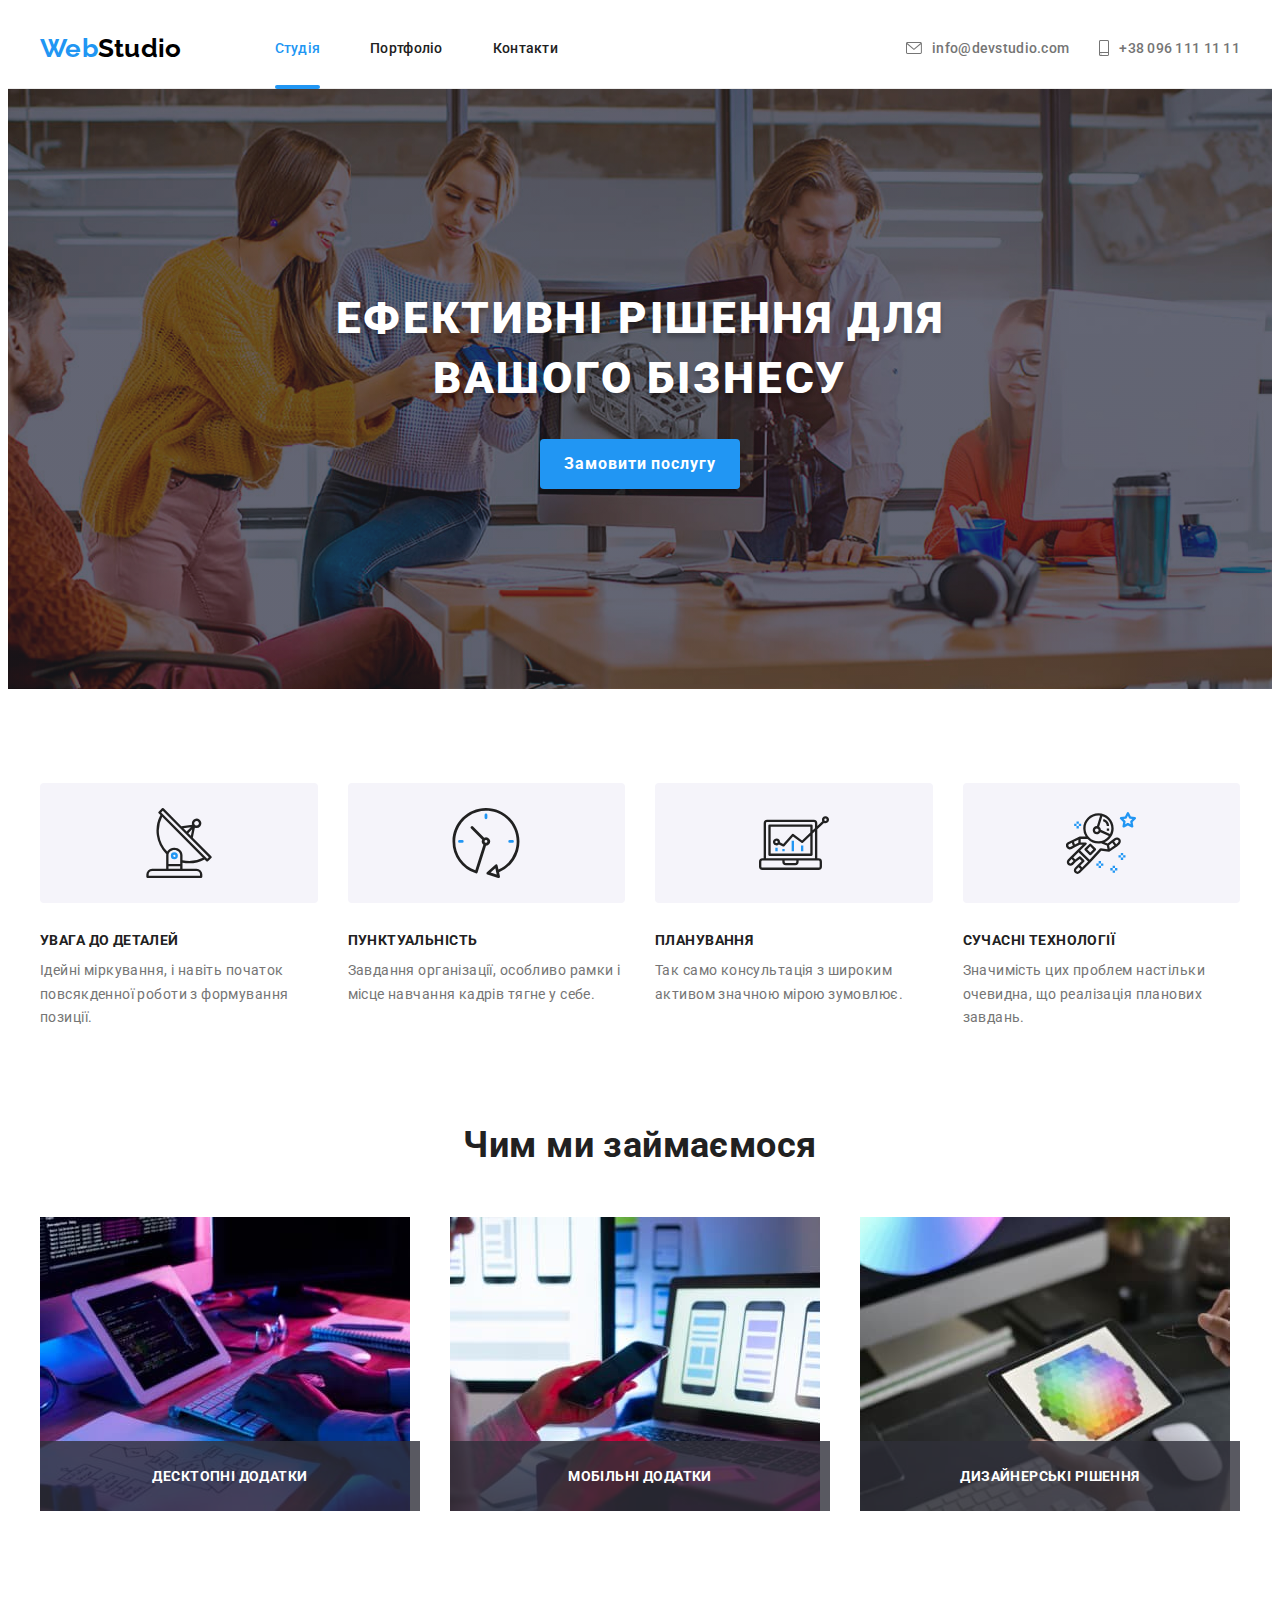
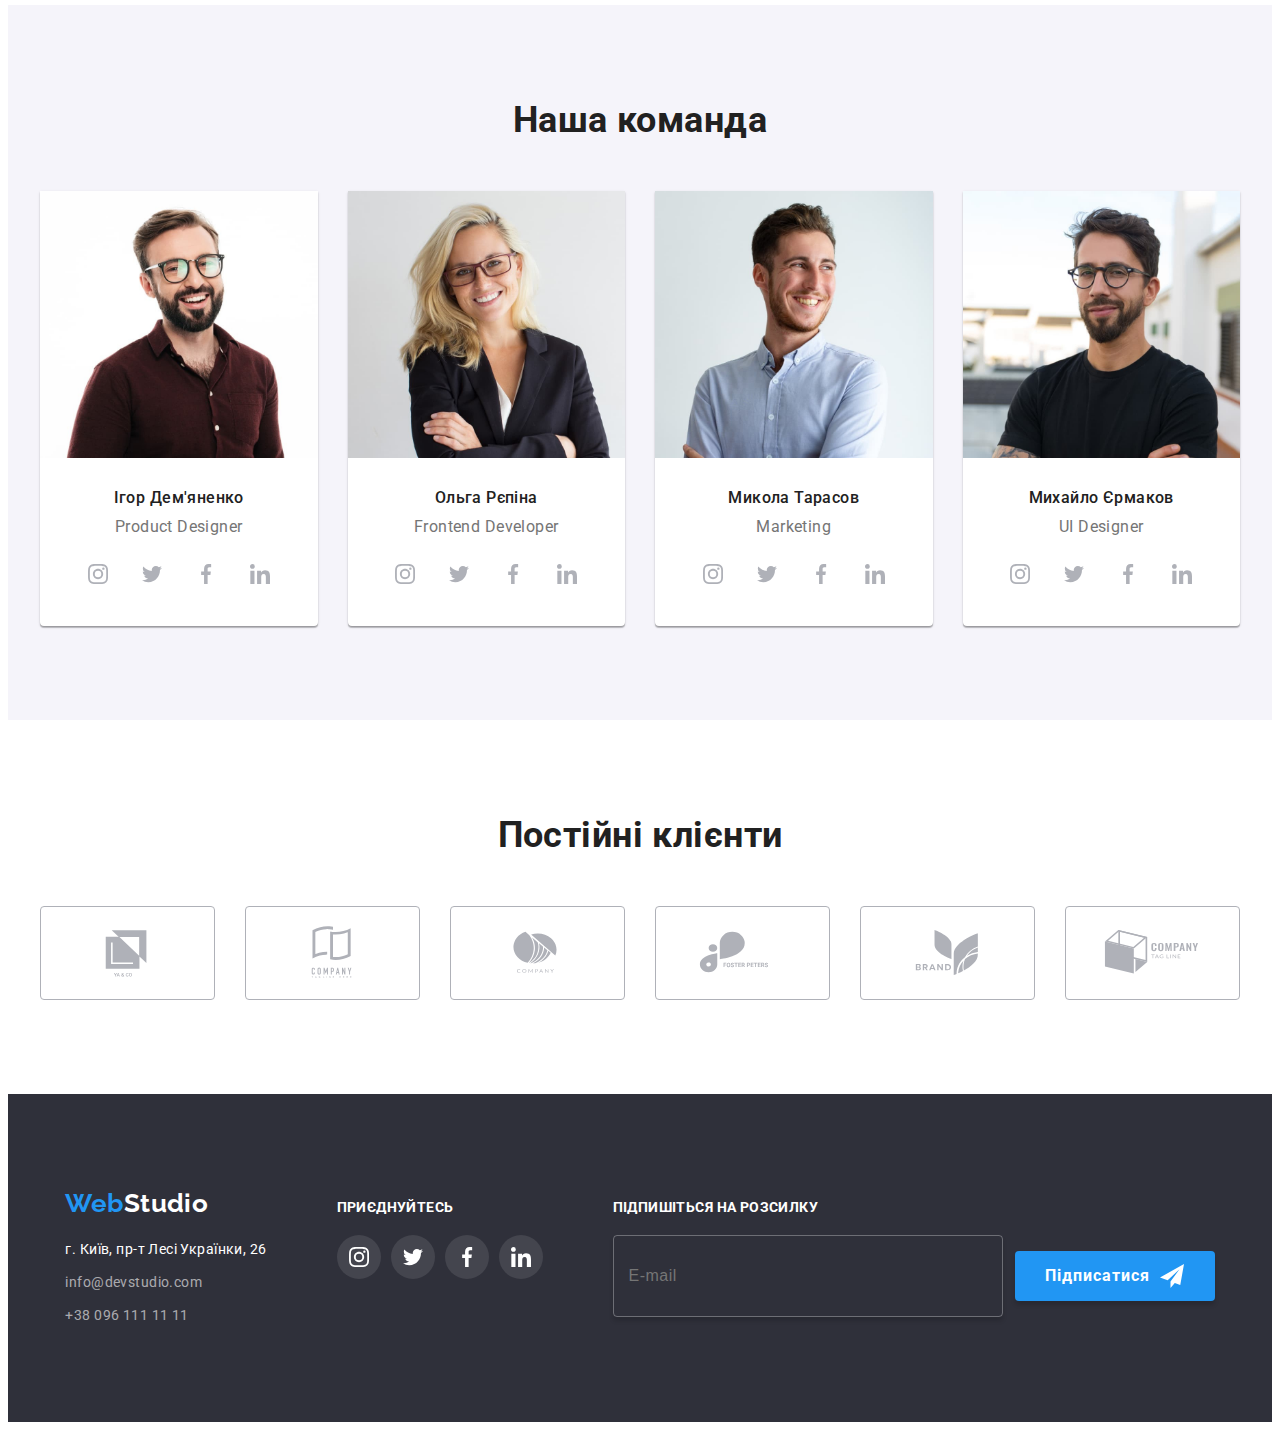
<file: index.html>
<!DOCTYPE html>
<html lang="uk">
  <head>
    <meta charset="UTF-8" />
    <meta http-equiv="X-UA-Compatible" content="IE=edge" />
    <meta name="viewport" content="width=device-width, initial-scale=1.0" />
    <title>Студія</title>

    <!-- fonts start -->

    <link rel="preconnect" href="https://fonts.googleapis.com" />
    <link rel="preconnect" href="https://fonts.gstatic.com" crossorigin />
    <link
      href="https://fonts.googleapis.com/css2?family=Raleway:wght@700&family=Roboto:wght@400;500;700;900&display=swap"
      rel="stylesheet"
    />

    <!-- fonts end -->

    <!-- normalize start -->

    <link
      rel="stylesheet"
      href="https://cdnjs.cloudflare.com/ajax/libs/modern-normalize/1.1.0/modern-normalize.min.css"
      integrity="sha512-wpPYUAdjBVSE4KJnH1VR1HeZfpl1ub8YT/NKx4PuQ5NmX2tKuGu6U/JRp5y+Y8XG2tV+wKQpNHVUX03MfMFn9Q=="
      crossorigin="anonymous"
      referrerpolicy="no-referrer"
    />

    <!-- normalize end -->

    <!-- styles start -->

    <link rel="stylesheet" href="./css/main.min.css" />

    <!-- styles end -->
  </head>

  <body>
    <!-- Header section -->
    <header class="header">
      <div class="container header__container">
        <a class="logo link" href="">
          Web<span class="logo__header">Studio</span></a
        >
        <button class="menu-btn" type="button" data-menu-open>
          <svg class="icon" width="40" height="40">
            <use href="./images/icons.svg#burger-menu"></use>
          </svg>
        </button>
        <nav class="nav">
          <ul class="nav__list list">
            <li>
              <a class="nav__link nav--current link" href="">Студія</a>
            </li>
            <li>
              <a class="nav__link link" href="portfolio.html">Портфоліо</a>
            </li>
            <li>
              <a class="nav__link link" href="">Контакти</a>
            </li>
          </ul>
        </nav>

        <ul class="contacts header__contacts list">
          <li class="">
            <a
              class="contacts__link link contacts--position"
              href="mailto:info@devstudio.com"
              aria-label="електронна пошта"
            >
              <svg class="icon" width="16" height="12">
                <use href="./images/icons.svg#email"></use>
              </svg>
              info@devstudio.com</a
            >
          </li>
          <li class="">
            <a
              class="contacts__link link contacts--position"
              href="tel:+380961111111"
              aria-label="номер телефону"
            >
              <svg class="icon" width="10" height="16">
                <use href="./images/icons.svg#smartphone"></use></svg
              >+38 096 111 11 11</a
            >
          </li>
        </ul>
      </div>
    </header>
    <!-- Main section -->
    <main>
      <!-- Hero section -->
      <section class="hero hero--position">
        <div class="container">
          <h1 class="hero__title hero__title--position">
            Ефективні рішення&nbsp;для вашого бізнесу
          </h1>
          <button
            class="basic-btn basic-btn--position"
            type="button"
            data-modal-open
          >
            Замовити послугу
          </button>
        </div>
      </section>
      <!-- Вenefits section -->
      <section class="section">
        <div class="container">
          <h2 class="visually-hidden">Наші переваги</h2>

          <ul class="benefits list card-set">
            <li class="benefits__item card-item">
              <div class="benefits__icon benefits__icon--position">
                <svg width="70" height="70">
                  <use href="./images/icons.svg#antenna"></use>
                </svg>
              </div>
              <h3 class="benefits__title benefits__title--position">
                увага до деталей
              </h3>
              <p class="">
                Ідейні міркування, і навіть початок повсякденної роботи з
                формування позиції.
              </p>
            </li>
            <li class="benefits__item card-item">
              <div class="benefits__icon benefits__icon--position">
                <svg width="70" height="70">
                  <use href="./images/icons.svg#clock"></use>
                </svg>
              </div>
              <h3 class="benefits__title benefits__title--position">
                Пунктуальність
              </h3>
              <p class="">
                Завдання організації, особливо рамки і місце навчання кадрів
                тягне у себе.
              </p>
            </li>
            <li class="benefits__item card-item">
              <div class="benefits__icon benefits__icon--position">
                <svg width="70" height="70">
                  <use href="./images/icons.svg#diagram"></use>
                </svg>
              </div>
              <h3 class="benefits__title benefits__title--position">
                Планування
              </h3>
              <p class="">
                Так само консультація з широким активом значною мірою зумовлює.
              </p>
            </li>
            <li class="benefits__item card-item">
              <div class="benefits__icon benefits__icon--position">
                <svg width="70" height="70">
                  <use href="./images/icons.svg#astronaut"></use>
                </svg>
              </div>
              <h3 class="benefits__title benefits__title--position">
                Сучасні технології
              </h3>
              <p class="">
                Значимість цих проблем настільки очевидна, що реалізація
                планових завдань.
              </p>
            </li>
          </ul>
        </div>
      </section>
      <!-- Services section -->
      <section class="section services">
        <div class="container">
          <h2 class="section__title section__title--position">
            Чим ми займаємося
          </h2>
          <ul class="list card-set">
            <li class="card-item">
              <div class="services__card">
                <picture>
                  <!-- desctop screen -->

                  <source
                    media="(min-width: 1200px)"
                    srcset="
                      ./images/service/img-1@1x_lg.jpg 1x,
                      ./images/service/img-1@2x_lg.jpg 2x
                    "
                    type="image/jpeg"
                  />

                  <!-- tablet screen -->

                  <source
                    media="(min-width: 768px)"
                    srcset="
                      ./images/service/img-1@1x_md.jpg 1x,
                      ./images/service/img-1@2x_md.jpg 2x
                    "
                    type="image/jpeg"
                  />

                  <!-- mobile screen -->

                  <source
                    media="(max-width: 767px)"
                    srcset="
                      ./images/service/img-1@1x_sm.jpg 1x,
                      ./images/service/img-1@2x_sm.jpg 2x
                    "
                    type="image/jpeg"
                  />

                  <!-- fallback -->

                  <img
                    class=""
                    src="./images/service/img-1@1x_sm.jpg"
                    alt="Розробка сайту"
                    width="370"
                    height="294"
                  />
                </picture>
                <p class="services__description">Десктопні додатки</p>
              </div>
            </li>
            <li class="card-item">
              <div class="services__card">
                <picture>
                  <!-- desctop screen -->

                  <source
                    media="(min-width: 1200px)"
                    srcset="
                      ./images/service/img-2@1x_lg.jpg 1x,
                      ./images/service/img-2@2x_lg.jpg 2x
                    "
                    type="image/jpeg"
                  />

                  <!-- tablet screen -->

                  <source
                    media="(min-width: 768px)"
                    srcset="
                      ./images/service/img-2@1x_md.jpg 1x,
                      ./images/service/img-2@2x_md.jpg 2x
                    "
                    type="image/jpeg"
                  />

                  <!-- mobile screen -->

                  <source
                    media="(max-width: 767px)"
                    srcset="
                      ./images/service/img-2@1x_sm.jpg 1x,
                      ./images/service/img-2@2x_sm.jpg 2x
                    "
                    type="image/jpeg"
                  />

                  <!-- fallback -->

                  <img
                    class=""
                    src="./images/service/img-2@1x_sm.jpg"
                    alt="Розробка мобільного додатку"
                    width="370"
                    height="294"
                  />
                </picture>
                <p class="services__description">Мобільні додатки</p>
              </div>
            </li>
            <li class="card-item">
              <div class="services__card">
                <picture>
                  <!-- desctop screen -->

                  <source
                    media="(min-width: 1200px)"
                    srcset="
                      ./images/service/img-3@1x_lg.jpg 1x,
                      ./images/service/img-3@2x_lg.jpg 2x
                    "
                    type="image/jpeg"
                  />

                  <!-- tablet screen -->

                  <source
                    media="(min-width: 768px)"
                    srcset="
                      ./images/service/img-3@1x_md.jpg 1x,
                      ./images/service/img-3@2x_md.jpg 2x
                    "
                    type="image/jpeg"
                  />

                  <!-- mobile screen -->

                  <source
                    media="(max-width: 767px)"
                    srcset="
                      ./images/service/img-3@1x_sm.jpg 1x,
                      ./images/service/img-3@2x_sm.jpg 2x
                    "
                    type="image/jpeg"
                  />

                  <!-- fallback -->

                  <img
                    class=""
                    src="./images/service/img-3@1x_sm.jpg"
                    alt="Розробка дизайну"
                    width="370"
                    height="294"
                  />
                </picture>
                <p class="services__description">Дизайнерські рішення</p>
              </div>
            </li>
          </ul>
        </div>
      </section>
      <!-- Team section -->
      <section class="section team__section">
        <div class="container">
          <h2 class="section__title section__title--position">Наша команда</h2>
          <ul class="team list card-set">
            <li class="team__item card-item">
              <picture>
                <!-- desctop screen -->

                <source
                  media="(min-width: 1200px)"
                  srcset="
                    ./images/team/img1-ihor-demianenko@1x_lg.jpg 1x,
                    ./images/team/img1-ihor-demianenko@2x_lg.jpg 2x
                  "
                  type="image/jpeg"
                />

                <!-- tablet screen -->

                <source
                  media="(min-width: 768px)"
                  srcset="
                    ./images/team/img1-ihor-demianenko@1x_md.jpg 1x,
                    ./images/team/img1-ihor-demianenko@2x_md.jpg 2x
                  "
                  type="image/jpeg"
                />

                <!-- mobile screen -->

                <source
                  media="(max-width: 767px)"
                  srcset="
                    ./images/team/img1-ihor-demianenko@1x_sm.jpg 1x,
                    ./images/team/img1-ihor-demianenko@2x_sm.jpg 2x
                  "
                  type="image/jpeg"
                />

                <!-- fallback -->

                <img
                  class=""
                  src="./images/team/img1-ihor-demianenko@1x_sm.jpg"
                  alt="Ігор Дем'яненко"
                  width="450"
                  height="460"
                />
              </picture>
              <div class="team__description">
                <h3 class="team__person team__person--position">
                  Ігор Дем'яненко
                </h3>
                <p class="team__work team__work--position" lang="en">
                  Product Designer
                </p>
                <ul class="socials list">
                  <li class="">
                    <a
                      class="link social-link"
                      href=""
                      target="_blank"
                      rel="noopener noreferrer"
                      aria-label="іконка Instagram"
                    >
                      <svg class="icon" width="20" height="20">
                        <use href="./images/icons.svg#instagram"></use>
                      </svg>
                    </a>
                  </li>
                  <li class="">
                    <a
                      class="link social-link"
                      href=""
                      target="_blank"
                      rel="noopener noreferrer"
                      aria-label="іконка Twitter"
                    >
                      <svg class="icon" width="20" height="20">
                        <use href="./images/icons.svg#twitter"></use>
                      </svg>
                    </a>
                  </li>
                  <li class="">
                    <a
                      class="link social-link"
                      href=""
                      target="_blank"
                      rel="noopener noreferrer"
                      aria-label="іконка Facebook"
                    >
                      <svg class="icon" width="20" height="20">
                        <use href="./images/icons.svg#facebook"></use>
                      </svg>
                    </a>
                  </li>
                  <li class="">
                    <a
                      class="link social-link"
                      href=""
                      target="_blank"
                      rel="noopener noreferrer"
                      aria-label="іконка Linkedin"
                    >
                      <svg class="icon" width="20" height="20">
                        <use href="./images/icons.svg#linkedin"></use>
                      </svg>
                    </a>
                  </li>
                </ul>
              </div>
            </li>
            <li class="team__item card-item">
              <picture>
                <!-- desctop screen -->

                <source
                  media="(min-width: 1200px)"
                  srcset="
                    ./images/team/img2-olga-repina@1x_lg.jpg 1x,
                    ./images/team/img2-olga-repina@2x_lg.jpg 2x
                  "
                  type="image/jpeg"
                />

                <!-- tablet screen -->

                <source
                  media="(min-width: 768px)"
                  srcset="
                    ./images/team/img2-olga-repina@1x_md.jpg 1x,
                    ./images/team/img2-olga-repina@2x_md.jpg 2x
                  "
                  type="image/jpeg"
                />

                <!-- mobile screen -->

                <source
                  media="(max-width: 767px)"
                  srcset="
                    ./images/team/img2-olga-repina@1x_sm.jpg 1x,
                    ./images/team/img2-olga-repina@2x_sm.jpg 2x
                  "
                  type="image/jpeg"
                />

                <!-- fallback -->

                <img
                  class=""
                  src="./images/team/img2-olga-repina@1x_sm.jpg"
                  alt="Ольга Рєпіна"
                  width="450"
                  height="460"
                />
              </picture>
              <div class="team__description">
                <h3 class="team__person team__person--position">
                  Ольга Рєпіна
                </h3>
                <p class="team__work team__work--position" lang="en">
                  Frontend Developer
                </p>
                <ul class="socials list">
                  <li class="">
                    <a
                      class="link social-link"
                      href=""
                      target="_blank"
                      rel="noopener noreferrer"
                      aria-label="іконка Instagram"
                    >
                      <svg class="icon" width="20" height="20">
                        <use href="./images/icons.svg#instagram"></use>
                      </svg>
                    </a>
                  </li>
                  <li class="">
                    <a
                      class="link social-link"
                      href=""
                      target="_blank"
                      rel="noopener noreferrer"
                      aria-label="іконка Twitter"
                    >
                      <svg class="icon" width="20" height="20">
                        <use href="./images/icons.svg#twitter"></use>
                      </svg>
                    </a>
                  </li>
                  <li class="">
                    <a
                      class="link social-link"
                      href=""
                      target="_blank"
                      rel="noopener noreferrer"
                      aria-label="іконка Facebook"
                    >
                      <svg class="icon" width="20" height="20">
                        <use href="./images/icons.svg#facebook"></use>
                      </svg>
                    </a>
                  </li>
                  <li class="">
                    <a
                      class="link social-link"
                      href=""
                      target="_blank"
                      rel="noopener noreferrer"
                      aria-label="іконка Linkedin"
                    >
                      <svg class="icon" width="20" height="20">
                        <use href="./images/icons.svg#linkedin"></use>
                      </svg>
                    </a>
                  </li>
                </ul>
              </div>
            </li>
            <li class="team__item card-item">
              <picture>
                <!-- desctop screen -->

                <source
                  media="(min-width: 1200px)"
                  srcset="
                    ./images/team/img3-nilkolai-tarasov@1x_lg.jpg 1x,
                    ./images/team/img3-nilkolai-tarasov@2x_lg.jpg 2x
                  "
                  type="image/jpeg"
                />

                <!-- tablet screen -->

                <source
                  media="(min-width: 768px)"
                  srcset="
                    ./images/team/img3-nilkolai-tarasov@1x_md.jpg 1x,
                    ./images/team/img3-nilkolai-tarasov@2x_md.jpg 2x
                  "
                  type="image/jpeg"
                />

                <!-- mobile screen -->

                <source
                  media="(max-width: 767px)"
                  srcset="
                    ./images/team/img3-nilkolai-tarasov@1x_sm.jpg 1x,
                    ./images/team/img3-nilkolai-tarasov@2x_sm.jpg 2x
                  "
                  type="image/jpeg"
                />

                <!-- fallback -->

                <img
                  class=""
                  src="./images/team/img3-nilkolai-tarasov@1x_sm.jpg"
                  alt="Микола Тарасов"
                  width="450"
                  height="460"
                />
              </picture>
              <div class="team__description">
                <h3 class="team__person team__person--position">
                  Микола Тарасов
                </h3>
                <p class="team__work team__work--position" lang="en">
                  Marketing
                </p>
                <ul class="socials list">
                  <li class="">
                    <a
                      class="link social-link"
                      href=""
                      target="_blank"
                      rel="noopener noreferrer"
                      aria-label="іконка Instagram"
                    >
                      <svg class="icon" width="20" height="20">
                        <use href="./images/icons.svg#instagram"></use>
                      </svg>
                    </a>
                  </li>
                  <li class="">
                    <a
                      class="link social-link"
                      href=""
                      target="_blank"
                      rel="noopener noreferrer"
                      aria-label="іконка Twitter"
                    >
                      <svg class="icon" width="20" height="20">
                        <use href="./images/icons.svg#twitter"></use>
                      </svg>
                    </a>
                  </li>
                  <li class="">
                    <a
                      class="link social-link"
                      href=""
                      target="_blank"
                      rel="noopener noreferrer"
                      aria-label="іконка Facebook"
                    >
                      <svg class="icon" width="20" height="20">
                        <use href="./images/icons.svg#facebook"></use>
                      </svg>
                    </a>
                  </li>
                  <li class="">
                    <a
                      class="link social-link"
                      href=""
                      target="_blank"
                      rel="noopener noreferrer"
                      aria-label="іконка Linkedin"
                    >
                      <svg class="icon" width="20" height="20">
                        <use href="./images/icons.svg#linkedin"></use>
                      </svg>
                    </a>
                  </li>
                </ul>
              </div>
            </li>
            <li class="team__item card-item">
              <picture>
                <!-- desctop screen -->

                <source
                  media="(min-width: 1200px)"
                  srcset="
                    ./images/team/img4-mikhail-ermakov@1x_lg.jpg 1x,
                    ./images/team/img4-mikhail-ermakov@2x_lg.jpg 2x
                  "
                  type="image/jpeg"
                />

                <!-- tablet screen -->

                <source
                  media="(min-width: 768px)"
                  srcset="
                    ./images/team/img4-mikhail-ermakov@1x_md.jpg 1x,
                    ./images/team/img4-mikhail-ermakov@2x_md.jpg 2x
                  "
                  type="image/jpeg"
                />

                <!-- mobile screen -->

                <source
                  media="(max-width: 767px)"
                  srcset="
                    ./images/team/img4-mikhail-ermakov@1x_sm.jpg 1x,
                    ./images/team/img4-mikhail-ermakov@2x_sm.jpg 2x
                  "
                  type="image/jpeg"
                />

                <!-- fallback -->

                <img
                  class=""
                  src="./images/team/img4-mikhail-ermakov@1x_sm.jpg"
                  alt="Михайло Єрмаков"
                  width="450"
                  height="460"
                />
              </picture>
              <div class="team__description">
                <h3 class="team__person team__person--position">
                  Михайло Єрмаков
                </h3>
                <p class="team__work team__work--position" lang="en">
                  UI Designer
                </p>
                <ul class="socials list">
                  <li class="">
                    <a
                      class="link social-link"
                      href=""
                      target="_blank"
                      rel="noopener noreferrer"
                      aria-label="іконка Instagram"
                    >
                      <svg class="icon" width="20" height="20">
                        <use href="./images/icons.svg#instagram"></use>
                      </svg>
                    </a>
                  </li>
                  <li class="">
                    <a
                      class="link social-link"
                      href=""
                      target="_blank"
                      rel="noopener noreferrer"
                      aria-label="іконка Twitter"
                    >
                      <svg class="icon" width="20" height="20">
                        <use href="./images/icons.svg#twitter"></use>
                      </svg>
                    </a>
                  </li>
                  <li class="">
                    <a
                      class="link social-link"
                      href=""
                      target="_blank"
                      rel="noopener noreferrer"
                      aria-label="іконка Facebook"
                    >
                      <svg class="icon" width="20" height="20">
                        <use href="./images/icons.svg#facebook"></use>
                      </svg>
                    </a>
                  </li>
                  <li class="">
                    <a
                      class="link social-link"
                      href=""
                      target="_blank"
                      rel="noopener noreferrer"
                      aria-label="іконка Linkedin"
                    >
                      <svg class="icon" width="20" height="20">
                        <use href="./images/icons.svg#linkedin"></use>
                      </svg>
                    </a>
                  </li>
                </ul>
              </div>
            </li>
          </ul>
        </div>
      </section>
      <!-- Clients section -->
      <section class="section">
        <div class="container">
          <h2 class="section__title section__title--position">
            Постійні клієнти
          </h2>

          <ul class="list clients card-set">
            <li class="card-item">
              <a
                class="link clients__link"
                href=""
                target="_blank"
                rel="noopener noreferrer"
                aria-label="Логотип Компанії"
              >
                <svg class="icon" width="106" height="60">
                  <use href="./images/icons.svg#Logo-1"></use>
                </svg>
              </a>
            </li>
            <li class="card-item">
              <a
                class="link clients__link"
                href=""
                target="_blank"
                rel="noopener noreferrer"
                aria-label="Логотип Компанії"
              >
                <svg class="icon" width="106" height="60">
                  <use href="./images/icons.svg#Logo-2"></use>
                </svg>
              </a>
            </li>
            <li class="card-item">
              <a
                class="link clients__link"
                href=""
                target="_blank"
                rel="noopener noreferrer"
                aria-label="Логотип Компанії"
              >
                <svg class="icon" width="106" height="60">
                  <use href="./images/icons.svg#Logo-3"></use>
                </svg>
              </a>
            </li>
            <li class="card-item">
              <a
                class="link clients__link"
                href=""
                target="_blank"
                rel="noopener noreferrer"
                aria-label="Логотип Компанії"
              >
                <svg class="icon" width="106" height="60">
                  <use href="./images/icons.svg#Logo-4"></use>
                </svg>
              </a>
            </li>

            <li class="card-item">
              <a
                class="link clients__link"
                href=""
                target="_blank"
                rel="noopener noreferrer"
                aria-label="Логотип Компанії"
              >
                <svg class="icon" width="106" height="60">
                  <use href="./images/icons.svg#Logo-5"></use>
                </svg>
              </a>
            </li>
            <li class="card-item">
              <a
                class="link clients__link"
                href=""
                target="_blank"
                rel="noopener noreferrer"
                aria-label="Логотип Компанії"
              >
                <svg class="icon" width="106" height="60">
                  <use href="./images/icons.svg#Logo-6"></use>
                </svg>
              </a>
            </li>
          </ul>
        </div>
      </section>
    </main>
    <!-- Footer section -->
    <footer class="footer section">
      <div class="container footer__info">
        <div>
          <a class="logo link logo--position" href=""
            >Web<span class="logo__footer">Studio</span></a
          >
          <address class="footer__address footer__address--position">
            <ul class="list">
              <li class="footer__item--position">
                <a
                  class="link footer--select"
                  href="https://goo.gl/maps/yXEjWvyn9w8dMvCx5"
                  target="_blank"
                  rel="noopener noreferrer"
                  >г. Київ, пр-т Лесі Українки, 26</a
                >
              </li>
              <li class="footer__item--position">
                <a
                  class="footer--contact link footer--select"
                  href="mailto:info@devstudio.com"
                  >info@devstudio.com</a
                >
              </li>
              <li class="footer__item--position">
                <a
                  class="footer--contact link footer--select"
                  href="tel:++380961111111"
                  >+38 096 111 11 11</a
                >
              </li>
            </ul>
          </address>
        </div>
        <div>
          <strong class="slogan slogan--position">приєднуйтесь</strong>
          <ul class="socials list">
            <li class="">
              <a
                class="link social-link"
                href=""
                target="_blank"
                rel="noopener noreferrer"
                aria-label="іконка Instagram"
              >
                <svg class="icon" width="20" height="20">
                  <use href="./images/icons.svg#instagram"></use>
                </svg>
              </a>
            </li>
            <li class="">
              <a
                class="link social-link"
                href=""
                target="_blank"
                rel="noopener noreferrer"
                aria-label="іконка Twitter"
              >
                <svg class="icon" width="20" height="20">
                  <use href="./images/icons.svg#twitter"></use>
                </svg>
              </a>
            </li>
            <li class="">
              <a
                class="link social-link"
                href=""
                target="_blank"
                rel="noopener noreferrer"
                aria-label="іконка Facebook"
              >
                <svg class="icon" width="20" height="20">
                  <use href="./images/icons.svg#facebook"></use>
                </svg>
              </a>
            </li>
            <li class="">
              <a
                class="link social-link"
                href=""
                target="_blank"
                rel="noopener noreferrer"
                aria-label="іконка Linkedin"
              >
                <svg class="icon" width="20" height="20">
                  <use href="./images/icons.svg#linkedin"></use>
                </svg>
              </a>
            </li>
          </ul>
        </div>
        <div>
          <strong class="slogan slogan--position"
            >підпишіться на розсилку</strong
          >
          <form class="subscribe" name="subscribe-form" autocomplete="off">
            <input
              class="subscribe__user-mail subscribe__user-mail--position"
              type="email"
              name="subscribe-user-mail"
              placeholder="E-mail"
              required
            />
            <button class="basic-btn basic-btn--icon" type="submit">
              Підписатися
              <svg class="icon" width="24" height="24">
                <use href="./images/icons.svg#icon-send"></use>
              </svg>
            </button>
          </form>
        </div>
      </div>
    </footer>
    <!-- Modal window -->
    <div class="backdrop is-hidden" data-modal>
      <div class="modal">
        <button class="modal-btn" type="button" data-modal-close>
          <svg class="icon" width="18" height="18">
            <use href="./images/icons.svg#close"></use>
          </svg>
        </button>

        <form class="register" name="register-form" autocomplete="off">
          <strong class="register__title register__title--position"
            >Залиште свої дані, ми вам передзвонимо</strong
          >

          <div class="register__contacts--position" role="group">
            <label class="register__label--position">
              <span class="register__name register__name--position">Ім'я</span>
              <span class="register--wrap">
                <input
                  class="register__input"
                  type="text"
                  name="user-name"
                  minlength="3"
                />
                <svg class="register__icon" width="18" height="18">
                  <use href="./images/icons.svg#user-person"></use>
                </svg>
              </span>
            </label>
            <label class="register__label--position">
              <span class="register__name register__name--position"
                >Телефон</span
              >
              <span class="register--wrap">
                <input
                  class="register__input"
                  type="tel"
                  name="user-phone"
                  autofocus
                  required
                />
                <svg class="register__icon" width="18" height="18">
                  <use href="./images/icons.svg#user-phone"></use>
                </svg>
              </span>
            </label>
            <label class="register__label--position">
              <span class="register__name register__name--position">Пошта</span>
              <span class="register--wrap">
                <input
                  class="register__input"
                  type="email"
                  name="user-mail"
                  required
                />
                <svg class="register__icon" width="18" height="18">
                  <use href="./images/icons.svg#user-mail"></use>
                </svg>
              </span>
            </label>
            <label class="register__label--position">
              <span class="register__name register__name--position"
                >Коментар</span
              >
              <textarea
                class="register__comment"
                name="user-comment"
                rows="5"
                placeholder="Введіть текст"
              ></textarea>
            </label>
          </div>
          <label class="agreement agreement--position">
            <input
              class="agreement__check visually-hidden"
              type="checkbox"
              name="user-agreement"
            />
            <svg class="agreement__icon" width="16" height="15">
              <use
                class="agreement__icon--uncheck"
                href="./images/icons.svg#icon-uncheck"
              ></use>
              <use
                class="agreement__icon--check"
                href="./images/icons.svg#icon-check"
              ></use>
            </svg>
            <span class="agreement__text">
              Погоджуюся з розсилкою та приймаю
              <a
                class="agreement__link"
                href=""
                target="_blank"
                rel="noopener noreferrer"
              >
                Умови договору
              </a></span
            >
          </label>
          <button class="basic-btn basic-btn--position" type="submit">
            Відправити
          </button>
        </form>
      </div>
    </div>

    <!-- Mobile menu -->

    <div class="menu-overlay" data-menu>
      <div class="menu-container">
        <button class="menu-btn" type="button" data-menu-close>
          <svg class="icon" width="40" height="40">
            <use href="./images/icons.svg#close-menu"></use>
          </svg>
        </button>
        <ul class="list mobile-nav">
          <li class="mobile-nav__item mobile-nav--position">
            <a href="" class="link mobile-nav__link nav--current">Студія</a>
          </li>
          <li class="mobile-nav__item mobile-nav--position">
            <a href="./portfolio.html" class="link mobile-nav__link"
              >Потфоліо</a
            >
          </li>
          <li class="mobile-nav__item mobile-nav--position">
            <a href="" class="link mobile-nav__link">Контакти</a>
          </li>
        </ul>

        <ul class="list">
          <li class="mobile-contact__item">
            <a
              class="link menu-mobile__phone"
              href="tel:+380961111111"
              aria-label="номер телефону"
              >+38 096 111 11 11</a
            >
          </li>
          <li class="mobile-contact__item">
            <a
              class="link menu-mobile__mail"
              href="mailto:info@devstudio.com"
              aria-label="електронна пошта"
              >info@devstudio.com</a
            >
          </li>
        </ul>
        <ul class="list mobile-socials">
          <li class="mobile-socials__item">
            <a
              class="link mobile-socials__link"
              href=""
              target="_blank"
              rel="noopener noreferrer"
              aria-label="іконка Instagram"
              >Instagram</a
            >
          </li>
          <li class="mobile-socials__item">
            <a
              class="link mobile-socials__link"
              href=""
              target="_blank"
              rel="noopener noreferrer"
              aria-label="іконка Twitter"
              >Twitter</a
            >
          </li>
          <li class="mobile-socials__item">
            <a
              class="link mobile-socials__link"
              href=""
              target="_blank"
              rel="noopener noreferrer"
              aria-label="іконка Facebook"
              >Facebook</a
            >
          </li>
          <li class="mobile-socials__item">
            <a
              class="link mobile-socials__link"
              href=""
              target="_blank"
              rel="noopener noreferrer"
              aria-label="іконка LinkedIn"
              >LinkedIn</a
            >
          </li>
        </ul>
      </div>
    </div>

    <script src="./js/modal.js"></script>
    <script src="./js/menu.js"></script>
  </body>
</html>
</file>
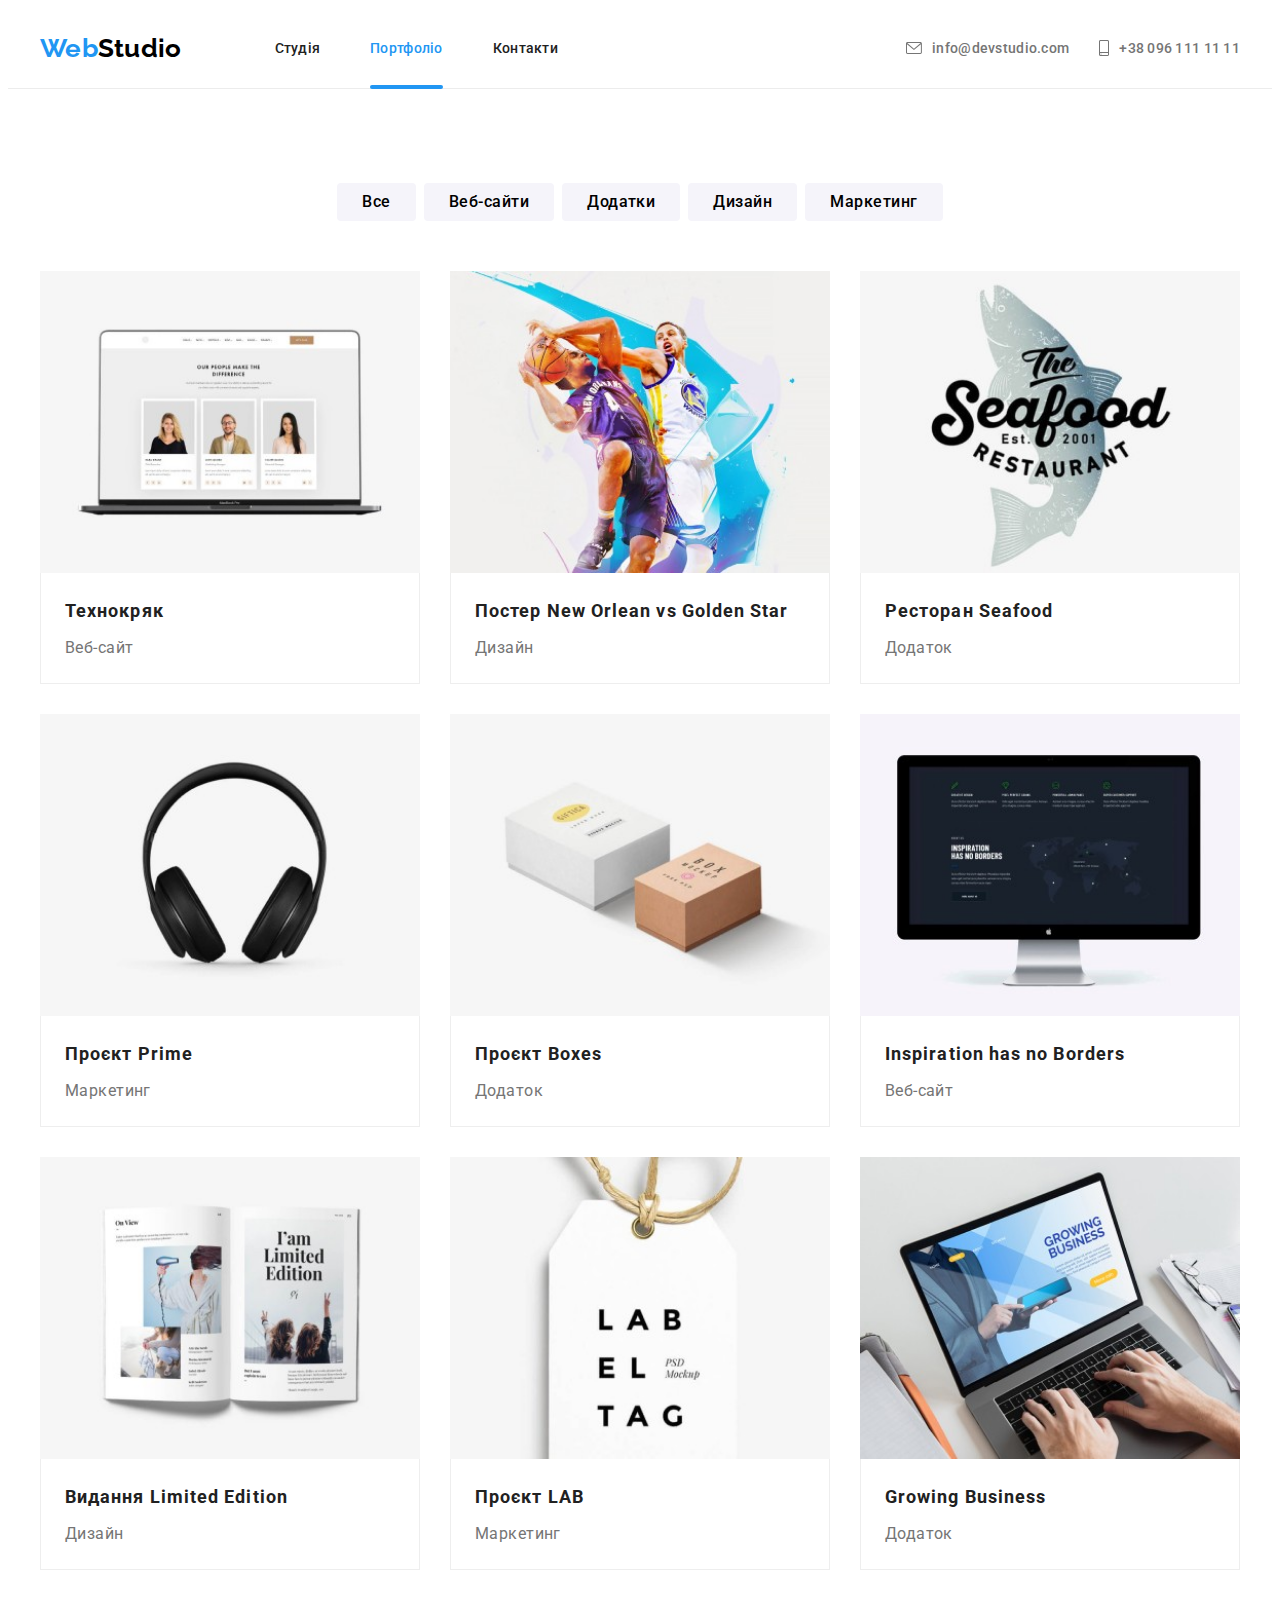
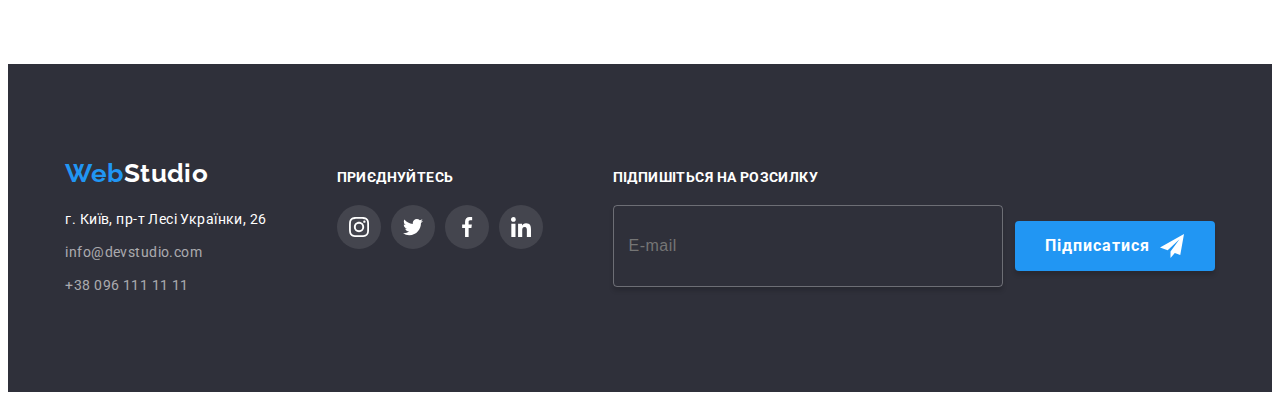
<file: portfolio.html>
<!DOCTYPE html>
<html lang="uk">
  <head>
    <meta charset="UTF-8" />
    <meta http-equiv="X-UA-Compatible" content="IE=edge" />
    <meta name="viewport" content="width=device-width, initial-scale=1.0" />
    <title>Портфоліо</title>

    <!-- fonts start -->
    <link rel="preconnect" href="https://fonts.googleapis.com" />
    <link rel="preconnect" href="https://fonts.gstatic.com" crossorigin />
    <link
      href="https://fonts.googleapis.com/css2?family=Raleway:wght@700&family=Roboto:wght@400;500;700;900&display=swap"
      rel="stylesheet"
    />
    <!-- fonts end -->

    <!-- normalize start -->
    <link
      rel="stylesheet"
      href="https://cdnjs.cloudflare.com/ajax/libs/modern-normalize/1.1.0/modern-normalize.min.css"
      integrity="sha512-wpPYUAdjBVSE4KJnH1VR1HeZfpl1ub8YT/NKx4PuQ5NmX2tKuGu6U/JRp5y+Y8XG2tV+wKQpNHVUX03MfMFn9Q=="
      crossorigin="anonymous"
      referrerpolicy="no-referrer"
    />

    <!-- normalize end -->

    <!-- styles start -->

    <link rel="stylesheet" href="./css/main.min.css" />

    <!-- styles end -->
  </head>

  <body>
    <!-- Header section -->
    <header class="header">
      <div class="container header__container">
        <a class="logo link" href="">
          Web<span class="logo__header">Studio</span></a
        >
        <button class="menu-btn" type="button" data-menu-open>
          <svg width="40" height="40">
            <use href="./images/icons.svg#burger-menu"></use>
          </svg>
        </button>
        <nav class="nav">
          <ul class="nav__list list">
            <li>
              <a class="nav__link link" href="index.html">Студія</a>
            </li>
            <li>
              <a class="nav__link nav--current link" href="">Портфоліо</a>
            </li>
            <li>
              <a class="nav__link link" href="">Контакти</a>
            </li>
          </ul>
        </nav>

        <ul class="contacts header__contacts list">
          <li class="">
            <a
              class="contacts__link link contacts--position"
              href="mailto:info@devstudio.com"
              aria-label="електронна пошта"
            >
              <svg class="icon" width="16" height="12">
                <use href="./images/icons.svg#email"></use>
              </svg>
              info@devstudio.com</a
            >
          </li>
          <li class="">
            <a
              class="contacts__link link contacts--position"
              href="tel:+380961111111"
              aria-label="номер телефону"
            >
              <svg class="icon" width="10" height="16">
                <use href="./images/icons.svg#smartphone"></use></svg
              >+38 096 111 11 11</a
            >
          </li>
        </ul>
      </div>
    </header>
    <!-- Portfolio section -->
    <main>
      <section class="section project">
        <div class="container">
          <h1 class="visually-hidden">Наші роботи</h1>
          <ul class="list filter filter--positon">
            <li><button class="filter-btn" type="button">Все</button></li>
            <li><button class="filter-btn" type="button">Веб-сайти</button></li>
            <li>
              <button class="filter-btn" type="button">Додатки</button>
            </li>
            <li><button class="filter-btn" type="button">Дизайн</button></li>
            <li><button class="filter-btn" type="button">Маркетинг</button></li>
          </ul>
          <ul class="list card-set">
            <li class="card-item">
              <a class="link project__link" href="">
                <div class="project__description">
                  <picture>
                    <!-- desctop screen -->

                    <source
                      media="(min-width: 1200px)"
                      srcset="
                        ./images/project/img-1@1x_lg.webp 1x,
                        ./images/project/img-1@2x_lg.webp 2x
                      "
                      type="image/webp"
                    />
                    <source
                      media="(min-width: 1200px)"
                      srcset="
                        ./images/project/img-1@1x_lg.jpg 1x,
                        ./images/project/img-1@2x_lg.jpg 2x
                      "
                      type="image/jpeg"
                    />

                    <!-- tablet screen -->

                    <source
                      media="(min-width: 768px)"
                      srcset="
                        ./images/project/img-1@1x_md.webp 1x,
                        ./images/project/img-1@2x_md.webp 2x
                      "
                      type="image/webp"
                    />
                    <source
                      media="(min-width: 768px)"
                      srcset="
                        ./images/project/img-1@1x_md.jpg 1x,
                        ./images/project/img-1@2x_md.jpg 2x
                      "
                      type="image/jpeg"
                    />
                    <!-- mobile screen -->

                    <source
                      media="(max-width: 767px)"
                      srcset="
                        ./images/project/img-1@1x_sm.webp 1x,
                        ./images/project/img-1@2x_sm.webp 2x
                      "
                      type="image/webp"
                    />
                    <source
                      media="(max-width: 767px)"
                      srcset="
                        ./images/project/img-1@1x_sm.jpg 1x,
                        ./images/project/img-1@2x_sm.jpg 2x
                      "
                      type="image/jpeg"
                    />
                    <!-- fallback -->
                    <img
                      src="./images/project/img-1@1x_sm.jpg"
                      alt="Веб-сайт Технокряк"
                      width="450"
                      height="294"
                    />
                  </picture>
                  <div class="project__overlay">
                    <p class="project__text">
                      Ресурс пропонує комплексні пропозиції з різним рівнем
                      функціоналу та сервісів. Все це дозволить відвідувачу
                      отримати вичерпні відомості про компанію чи приватну
                      особу.
                    </p>
                  </div>
                </div>
                <div class="project__caption">
                  <h2 class="project__name project__name--position">
                    Технокряк
                  </h2>
                  <p class="project__kind">Веб-сайт</p>
                </div>
              </a>
            </li>
            <li class="card-item">
              <a class="link project__link" href="">
                <div class="project__description">
                  <picture>
                    <!-- desctop screen -->

                    <source
                      media="(min-width: 1200px)"
                      srcset="
                        ./images/project/img-2@1x_lg.webp 1x,
                        ./images/project/img-2@2x_lg.webp 2x
                      "
                      type="image/webp"
                    />
                    <source
                      media="(min-width: 1200px)"
                      srcset="
                        ./images/project/img-2@1x_lg.jpg 1x,
                        ./images/project/img-2@2x_lg.jpg 2x
                      "
                      type="image/jpeg"
                    />

                    <!-- tablet screen -->

                    <source
                      media="(min-width: 768px)"
                      srcset="
                        ./images/project/img-2@1x_md.webp 1x,
                        ./images/project/img-2@2x_md.webp 2x
                      "
                      type="image/webp"
                    />
                    <source
                      media="(min-width: 768px)"
                      srcset="
                        ./images/project/img-2@1x_md.jpg 1x,
                        ./images/project/img-2@2x_md.jpg 2x
                      "
                      type="image/jpeg"
                    />
                    <!-- mobile screen -->

                    <source
                      media="(max-width: 767px)"
                      srcset="
                        ./images/project/img-2@1x_sm.webp 1x,
                        ./images/project/img-2@2x_sm.webp 2x
                      "
                      type="image/webp"
                    />
                    <source
                      media="(max-width: 767px)"
                      srcset="
                        ./images/project/img-2@1x_sm.jpg 1x,
                        ./images/project/img-2@2x_sm.jpg 2x
                      "
                      type="image/jpeg"
                    />
                    <!-- fallback -->
                    <img
                      src="./images/project/img-2@1x_sm.jpg"
                      alt="Постер Гра в баскетбол"
                      width="450"
                      height="294"
                    />
                  </picture>
                  <div class="project__overlay">
                    <p class="project__text">
                      Ресурс пропонує комплексні пропозиції з різним рівнем
                      функціоналу та сервісів. Все це дозволить відвідувачу
                      отримати вичерпні відомості про компанію чи приватну
                      особу.
                    </p>
                  </div>
                </div>
                <div class="project__caption">
                  <h2 class="project__name project__name--position">
                    Постер <span lang="en">New Orlean vs Golden Star</span>
                  </h2>
                  <p class="project__kind">Дизайн</p>
                </div>
              </a>
            </li>
            <li class="card-item">
              <a class="link project__link" href="">
                <div class="project__description">
                  <picture>
                    <!-- desctop screen -->

                    <source
                      media="(min-width: 1200px)"
                      srcset="
                        ./images/project/img-3@1x_lg.webp 1x,
                        ./images/project/img-3@2x_lg.webp 2x
                      "
                      type="image/webp"
                    />
                    <source
                      media="(min-width: 1200px)"
                      srcset="
                        ./images/project/img-3@1x_lg.jpg 1x,
                        ./images/project/img-3@2x_lg.jpg 2x
                      "
                      type="image/jpeg"
                    />

                    <!-- tablet screen -->

                    <source
                      media="(min-width: 768px)"
                      srcset="
                        ./images/project/img-3@1x_md.webp 1x,
                        ./images/project/img-3@2x_md.webp 2x
                      "
                      type="image/webp"
                    />
                    <source
                      media="(min-width: 768px)"
                      srcset="
                        ./images/project/img-3@1x_md.jpg 1x,
                        ./images/project/img-3@2x_md.jpg 2x
                      "
                      type="image/jpeg"
                    />
                    <!-- mobile screen -->

                    <source
                      media="(max-width: 767px)"
                      srcset="
                        ./images/project/img-3@1x_sm.webp 1x,
                        ./images/project/img-3@2x_sm.webp 2x
                      "
                      type="image/webp"
                    />
                    <source
                      media="(max-width: 767px)"
                      srcset="
                        ./images/project/img-3@1x_sm.jpg 1x,
                        ./images/project/img-3@2x_sm.jpg 2x
                      "
                      type="image/jpeg"
                    />
                    <!-- fallback -->
                    <img
                      src="./images/project/img-3@1x_sm.jpg"
                      alt="Додаток для рибного ресторану"
                      width="450"
                      height="294"
                    />
                  </picture>
                  <div class="project__overlay">
                    <p class="project__text">
                      Ресурс пропонує комплексні пропозиції з різним рівнем
                      функціоналу та сервісів. Все це дозволить відвідувачу
                      отримати вичерпні відомості про компанію чи приватну
                      особу.
                    </p>
                  </div>
                </div>
                <div class="project__caption">
                  <h2 class="project__name project__name--position">
                    Ресторан <span lang="en">Seafood</span>
                  </h2>
                  <p class="project__kind">Додаток</p>
                </div>
              </a>
            </li>
            <li class="card-item">
              <a class="link project__link" href="">
                <div class="project__description">
                  <picture>
                    <!-- desctop screen -->

                    <source
                      media="(min-width: 1200px)"
                      srcset="
                        ./images/project/img-4@1x_lg.webp 1x,
                        ./images/project/img-4@2x_lg.webp 2x
                      "
                      type="image/webp"
                    />
                    <source
                      media="(min-width: 1200px)"
                      srcset="
                        ./images/project/img-4@1x_lg.jpg 1x,
                        ./images/project/img-4@2x_lg.jpg 2x
                      "
                      type="image/jpeg"
                    />

                    <!-- tablet screen -->

                    <source
                      media="(min-width: 768px)"
                      srcset="
                        ./images/project/img-4@1x_md.webp 1x,
                        ./images/project/img-4@2x_md.webp 2x
                      "
                      type="image/webp"
                    />
                    <source
                      media="(min-width: 768px)"
                      srcset="
                        ./images/project/img-4@1x_md.jpg 1x,
                        ./images/project/img-4@2x_md.jpg 2x
                      "
                      type="image/jpeg"
                    />
                    <!-- mobile screen -->

                    <source
                      media="(max-width: 767px)"
                      srcset="
                        ./images/project/img-4@1x_sm.webp 1x,
                        ./images/project/img-4@2x_sm.webp 2x
                      "
                      type="image/webp"
                    />
                    <source
                      media="(max-width: 767px)"
                      srcset="
                        ./images/project/img-4@1x_sm.jpg 1x,
                        ./images/project/img-4@2x_sm.jpg 2x
                      "
                      type="image/jpeg"
                    />
                    <!-- fallback -->
                    <img
                      src="./images/project/img-4@1x_sm.jpg"
                      alt="Маркетинг магазину електроніки"
                      width="450"
                      height="294"
                    />
                  </picture>
                  <div class="project__overlay">
                    <p class="project__text">
                      Ресурс пропонує комплексні пропозиції з різним рівнем
                      функціоналу та сервісів. Все це дозволить відвідувачу
                      отримати вичерпні відомості про компанію чи приватну
                      особу.
                    </p>
                  </div>
                </div>
                <div class="project__caption">
                  <h2 class="project__name project__name--position">
                    Проєкт <span lang="en">Prime</span>
                  </h2>
                  <p class="project__kind">Маркетинг</p>
                </div>
              </a>
            </li>
            <li class="card-item">
              <a class="link project__link" href="">
                <div class="project__description">
                  <picture>
                    <!-- desctop screen -->

                    <source
                      media="(min-width: 1200px)"
                      srcset="
                        ./images/project/img-5@1x_lg.webp 1x,
                        ./images/project/img-5@2x_lg.webp 2x
                      "
                      type="image/webp"
                    />
                    <source
                      media="(min-width: 1200px)"
                      srcset="
                        ./images/project/img-5@1x_lg.jpg 1x,
                        ./images/project/img-5@2x_lg.jpg 2x
                      "
                      type="image/jpeg"
                    />

                    <!-- tablet screen -->

                    <source
                      media="(min-width: 768px)"
                      srcset="
                        ./images/project/img-5@1x_md.webp 1x,
                        ./images/project/img-5@2x_md.webp 2x
                      "
                      type="image/webp"
                    />
                    <source
                      media="(min-width: 768px)"
                      srcset="
                        ./images/project/img-5@1x_md.jpg 1x,
                        ./images/project/img-5@2x_md.jpg 2x
                      "
                      type="image/jpeg"
                    />
                    <!-- mobile screen -->

                    <source
                      media="(max-width: 767px)"
                      srcset="
                        ./images/project/img-5@1x_sm.webp 1x,
                        ./images/project/img-5@2x_sm.webp 2x
                      "
                      type="image/webp"
                    />
                    <source
                      media="(max-width: 767px)"
                      srcset="
                        ./images/project/img-5@1x_sm.jpg 1x,
                        ./images/project/img-5@2x_sm.jpg 2x
                      "
                      type="image/jpeg"
                    />
                    <!-- fallback -->
                    <img
                      src="./images/project/img-5@1x_sm.jpg"
                      alt="Додаток Коробочки"
                      width="450"
                      height="294"
                    />
                  </picture>
                  <div class="project__overlay">
                    <p class="project__text">
                      Ресурс пропонує комплексні пропозиції з різним рівнем
                      функціоналу та сервісів. Все це дозволить відвідувачу
                      отримати вичерпні відомості про компанію чи приватну
                      особу.
                    </p>
                  </div>
                </div>
                <div class="project__caption">
                  <h2 class="project__name project__name--position">
                    Проєкт <span lang="en">Boxes</span>
                  </h2>
                  <p class="project__kind">Додаток</p>
                </div>
              </a>
            </li>
            <li class="card-item">
              <a class="link project__link" href="">
                <div class="project__description">
                  <picture>
                    <!-- desctop screen -->

                    <source
                      media="(min-width: 1200px)"
                      srcset="
                        ./images/project/img-6@1x_lg.webp 1x,
                        ./images/project/img-6@2x_lg.webp 2x
                      "
                      type="image/webp"
                    />
                    <source
                      media="(min-width: 1200px)"
                      srcset="
                        ./images/project/img-6@1x_lg.jpg 1x,
                        ./images/project/img-6@2x_lg.jpg 2x
                      "
                      type="image/jpeg"
                    />

                    <!-- tablet screen -->

                    <source
                      media="(min-width: 768px)"
                      srcset="
                        ./images/project/img-6@1x_md.webp 1x,
                        ./images/project/img-6@2x_md.webp 2x
                      "
                      type="image/webp"
                    />
                    <source
                      media="(min-width: 768px)"
                      srcset="
                        ./images/project/img-6@1x_md.jpg 1x,
                        ./images/project/img-6@2x_md.jpg 2x
                      "
                      type="image/jpeg"
                    />
                    <!-- mobile screen -->

                    <source
                      media="(max-width: 767px)"
                      srcset="
                        ./images/project/img-6@1x_sm.webp 1x,
                        ./images/project/img-6@2x_sm.webp 2x
                      "
                      type="image/webp"
                    />
                    <source
                      media="(max-width: 767px)"
                      srcset="
                        ./images/project/img-6@1x_sm.jpg 1x,
                        ./images/project/img-6@2x_sm.jpg 2x
                      "
                      type="image/jpeg"
                    />
                    <!-- fallback -->
                    <img
                      src="./images/project/img-6@1x_sm.jpg"
                      alt="Веб-сайт Натхнення без меж"
                      width="450"
                      height="294"
                    />
                  </picture>
                  <div class="project__overlay">
                    <p class="project__text">
                      Ресурс пропонує комплексні пропозиції з різним рівнем
                      функціоналу та сервісів. Все це дозволить відвідувачу
                      отримати вичерпні відомості про компанію чи приватну
                      особу.
                    </p>
                  </div>
                </div>
                <div class="project__caption">
                  <h2 class="project__name project__name--position" lang="en">
                    Inspiration has no Borders
                  </h2>
                  <p class="project__kind">Веб-сайт</p>
                </div>
              </a>
            </li>
            <li class="card-item">
              <a class="link project__link" href="">
                <div class="project__description">
                  <picture>
                    <!-- desctop screen -->

                    <source
                      media="(min-width: 1200px)"
                      srcset="
                        ./images/project/img-7@1x_lg.webp 1x,
                        ./images/project/img-7@2x_lg.webp 2x
                      "
                      type="image/webp"
                    />
                    <source
                      media="(min-width: 1200px)"
                      srcset="
                        ./images/project/img-7@1x_lg.jpg 1x,
                        ./images/project/img-7@2x_lg.jpg 2x
                      "
                      type="image/jpeg"
                    />

                    <!-- tablet screen -->

                    <source
                      media="(min-width: 768px)"
                      srcset="
                        ./images/project/img-7@1x_md.webp 1x,
                        ./images/project/img-7@2x_md.webp 2x
                      "
                      type="image/webp"
                    />
                    <source
                      media="(min-width: 768px)"
                      srcset="
                        ./images/project/img-7@1x_md.jpg 1x,
                        ./images/project/img-7@2x_md.jpg 2x
                      "
                      type="image/jpeg"
                    />
                    <!-- mobile screen -->

                    <source
                      media="(max-width: 767px)"
                      srcset="
                        ./images/project/img-7@1x_sm.webp 1x,
                        ./images/project/img-7@2x_sm.webp 2x
                      "
                      type="image/webp"
                    />
                    <source
                      media="(max-width: 767px)"
                      srcset="
                        ./images/project/img-7@1x_sm.jpg 1x,
                        ./images/project/img-7@2x_sm.jpg 2x
                      "
                      type="image/jpeg"
                    />
                    <!-- fallback -->
                    <img
                      src="./images/project/img-7@1x_sm.jpg"
                      alt="Дизайн журналу"
                      width="450"
                      height="294"
                    />
                  </picture>
                  <div class="project__overlay">
                    <p class="project__text">
                      Ресурс пропонує комплексні пропозиції з різним рівнем
                      функціоналу та сервісів. Все це дозволить відвідувачу
                      отримати вичерпні відомості про компанію чи приватну
                      особу.
                    </p>
                  </div>
                </div>
                <div class="project__caption">
                  <h2 class="project__name project__name--position">
                    Видання <span lang="en">Limited Edition</span>
                  </h2>
                  <p class="project__kind">Дизайн</p>
                </div>
              </a>
            </li>
            <li class="card-item">
              <a class="link project__link" href="">
                <div class="project__description">
                  <picture>
                    <!-- desctop screen -->

                    <source
                      media="(min-width: 1200px)"
                      srcset="
                        ./images/project/img-8@1x_lg.webp 1x,
                        ./images/project/img-8@2x_lg.webp 2x
                      "
                      type="image/webp"
                    />
                    <source
                      media="(min-width: 1200px)"
                      srcset="
                        ./images/project/img-8@1x_lg.jpg 1x,
                        ./images/project/img-8@2x_lg.jpg 2x
                      "
                      type="image/jpeg"
                    />

                    <!-- tablet screen -->

                    <source
                      media="(min-width: 768px)"
                      srcset="
                        ./images/project/img-8@1x_md.webp 1x,
                        ./images/project/img-8@2x_md.webp 2x
                      "
                      type="image/webp"
                    />
                    <source
                      media="(min-width: 768px)"
                      srcset="
                        ./images/project/img-8@1x_md.jpg 1x,
                        ./images/project/img-8@2x_md.jpg 2x
                      "
                      type="image/jpeg"
                    />
                    <!-- mobile screen -->

                    <source
                      media="(max-width: 767px)"
                      srcset="
                        ./images/project/img-8@1x_sm.webp 1x,
                        ./images/project/img-8@2x_sm.webp 2x
                      "
                      type="image/webp"
                    />
                    <source
                      media="(max-width: 767px)"
                      srcset="
                        ./images/project/img-8@1x_sm.jpg 1x,
                        ./images/project/img-8@2x_sm.jpg 2x
                      "
                      type="image/jpeg"
                    />
                    <!-- fallback -->
                    <img
                      src="./images/project/img-8@1x_sm.jpg"
                      alt="Маркетинг проєкту"
                      width="450"
                      height="294"
                    />
                  </picture>
                  <div class="project__overlay">
                    <p class="project__text">
                      Ресурс пропонує комплексні пропозиції з різним рівнем
                      функціоналу та сервісів. Все це дозволить відвідувачу
                      отримати вичерпні відомості про компанію чи приватну
                      особу.
                    </p>
                  </div>
                </div>
                <div class="project__caption">
                  <h2 class="project__name project__name--position">
                    Проєкт <span lang="en">LAB</span>
                  </h2>
                  <p class="project__kind">Маркетинг</p>
                </div>
              </a>
            </li>
            <li class="card-item">
              <a class="link project__link" href="">
                <div class="project__description">
                  <picture>
                    <!-- desctop screen -->

                    <source
                      media="(min-width: 1200px)"
                      srcset="
                        ./images/project/img-9@1x_lg.webp 1x,
                        ./images/project/img-9@2x_lg.webp 2x
                      "
                      type="image/webp"
                    />
                    <source
                      media="(min-width: 1200px)"
                      srcset="
                        ./images/project/img-9@1x_lg.jpg 1x,
                        ./images/project/img-9@2x_lg.jpg 2x
                      "
                      type="image/jpeg"
                    />

                    <!-- tablet screen -->

                    <source
                      media="(min-width: 768px)"
                      srcset="
                        ./images/project/img-9@1x_md.webp 1x,
                        ./images/project/img-9@2x_md.webp 2x
                      "
                      type="image/webp"
                    />
                    <source
                      media="(min-width: 768px)"
                      srcset="
                        ./images/project/img-9@1x_md.jpg 1x,
                        ./images/project/img-9@2x_md.jpg 2x
                      "
                      type="image/jpeg"
                    />
                    <!-- mobile screen -->

                    <source
                      media="(max-width: 767px)"
                      srcset="
                        ./images/project/img-9@1x_sm.webp 1x,
                        ./images/project/img-9@2x_sm.webp 2x
                      "
                      type="image/webp"
                    />
                    <source
                      media="(max-width: 767px)"
                      srcset="
                        ./images/project/img-9@1x_sm.jpg 1x,
                        ./images/project/img-9@2x_sm.jpg 2x
                      "
                      type="image/jpeg"
                    />
                    <!-- fallback -->
                    <img
                      src="./images/project/img-9@1x_sm.jpg"
                      alt="Додаток для розвитку бізнесу"
                      width="450"
                      height="294"
                    />
                  </picture>
                  <div class="project__overlay">
                    <p class="project__text">
                      Ресурс пропонує комплексні пропозиції з різним рівнем
                      функціоналу та сервісів. Все це дозволить відвідувачу
                      отримати вичерпні відомості про компанію чи приватну
                      особу.
                    </p>
                  </div>
                </div>
                <div class="project__caption">
                  <h2 class="project__name project__name--position" lang="en">
                    Growing Business
                  </h2>
                  <p class="project__kind">Додаток</p>
                </div>
              </a>
            </li>
          </ul>
        </div>
      </section>
    </main>

    <!-- Footer section -->
    <footer class="footer section">
      <div class="container footer__info">
        <div>
          <a class="logo link logo--position" href=""
            >Web<span class="logo__footer">Studio</span></a
          >
          <address class="footer__address footer__address--position">
            <ul class="list">
              <li class="footer__item--position">
                <a
                  class="link footer--select"
                  href="https://goo.gl/maps/yXEjWvyn9w8dMvCx5"
                  target="_blank"
                  rel="noopener noreferrer"
                  >г. Київ, пр-т Лесі Українки, 26</a
                >
              </li>
              <li class="footer__item--position">
                <a
                  class="footer--contact link footer--select"
                  href="mailto:info@devstudio.com"
                  >info@devstudio.com</a
                >
              </li>
              <li class="footer__item--position">
                <a
                  class="footer--contact link footer--select"
                  href="tel:++380961111111"
                  >+38 096 111 11 11</a
                >
              </li>
            </ul>
          </address>
        </div>
        <div>
          <strong class="slogan slogan--position">приєднуйтесь</strong>
          <ul class="socials list">
            <li class="">
              <a
                class="link social-link"
                href=""
                target="_blank"
                rel="noopener noreferrer"
                aria-label="іконка Instagram"
              >
                <svg class="icon" width="20" height="20">
                  <use href="./images/icons.svg#instagram"></use>
                </svg>
              </a>
            </li>
            <li class="">
              <a
                class="link social-link"
                href=""
                target="_blank"
                rel="noopener noreferrer"
                aria-label="іконка Twitter"
              >
                <svg class="icon" width="20" height="20">
                  <use href="./images/icons.svg#twitter"></use>
                </svg>
              </a>
            </li>
            <li class="">
              <a
                class="link social-link"
                href=""
                target="_blank"
                rel="noopener noreferrer"
                aria-label="іконка Facebook"
              >
                <svg class="icon" width="20" height="20">
                  <use href="./images/icons.svg#facebook"></use>
                </svg>
              </a>
            </li>
            <li class="">
              <a
                class="link social-link"
                href=""
                target="_blank"
                rel="noopener noreferrer"
                aria-label="іконка Linkedin"
              >
                <svg class="icon" width="20" height="20">
                  <use href="./images/icons.svg#linkedin"></use>
                </svg>
              </a>
            </li>
          </ul>
        </div>
        <div>
          <strong class="slogan slogan--position"
            >підпишіться на розсилку</strong
          >
          <form class="subscribe" name="subscribe-form" autocomplete="off">
            <input
              class="subscribe__user-mail subscribe__user-mail--position"
              type="email"
              name="subscribe-user-mail"
              placeholder="E-mail"
              required
            />
            <button class="basic-btn basic-btn--icon" type="submit">
              Підписатися
              <svg class="icon" width="24" height="24">
                <use href="./images/icons.svg#icon-send"></use>
              </svg>
            </button>
          </form>
        </div>
      </div>
    </footer>
    <!-- Mobile menu -->

    <div class="menu-overlay" data-menu>
      <div class="menu-container">
        <button class="menu-btn" type="button" data-menu-close>
          <svg class="icon" width="40" height="40">
            <use href="./images/icons.svg#close-menu"></use>
          </svg>
        </button>
        <ul class="list mobile-nav">
          <li class="mobile-nav__item mobile-nav--position">
            <a href="./index.html" class="link mobile-nav__link">Студія</a>
          </li>
          <li class="mobile-nav__item mobile-nav--position">
            <a href="" class="link mobile-nav__link nav--current">Потфоліо</a>
          </li>
          <li class="mobile-nav__item mobile-nav--position">
            <a href="" class="link mobile-nav__link">Контакти</a>
          </li>
        </ul>

        <ul class="list mobile-contact--position">
          <li class="mobile-contact__item">
            <a
              class="link menu-mobile__phone"
              href="tel:+380961111111"
              aria-label="номер телефону"
              >+38 096 111 11 11</a
            >
          </li>
          <li class="mobile-contact__item">
            <a
              class="link menu-mobile__mail"
              href="mailto:info@devstudio.com"
              aria-label="електронна пошта"
              >info@devstudio.com</a
            >
          </li>
        </ul>
        <ul class="list mobile-socials">
          <li class="mobile-socials__item">
            <a
              class="link mobile-socials__link"
              href=""
              target="_blank"
              rel="noopener noreferrer"
              aria-label="іконка Instagram"
              >Instagram</a
            >
          </li>
          <li class="mobile-socials__item">
            <a
              class="link mobile-socials__link"
              href=""
              target="_blank"
              rel="noopener noreferrer"
              aria-label="іконка Twitter"
              >Twitter</a
            >
          </li>
          <li class="mobile-socials__item">
            <a
              class="link mobile-socials__link"
              href=""
              target="_blank"
              rel="noopener noreferrer"
              aria-label="іконка Facebook"
              >Facebook</a
            >
          </li>
          <li class="mobile-socials__item">
            <a
              class="link mobile-socials__link"
              href=""
              target="_blank"
              rel="noopener noreferrer"
              aria-label="іконка LinkedIn"
              >LinkedIn</a
            >
          </li>
        </ul>
      </div>
    </div>

    <script src="./js/menu.js"></script>
  </body>
</html>
</file>
<file: css/main.min.css>
:root{--card-gap: 30px;--card-item: 1}.visually-hidden{position:absolute;width:1px;height:1px;margin:-1px;border:0;padding:0;white-space:nowrap;-webkit-clip-path:inset(100%);clip-path:inset(100%);clip:rect(0 0 0 0);overflow:hidden}.is-hidden{opacity:0;visibility:hidden;pointer-events:none}body{font-family:"Roboto",sans-serif;color:#757575;font-size:14px;line-height:1.71;letter-spacing:.03em}body.modal-open{overflow:hidden}.link{text-decoration:none;color:currentColor}.list{list-style:none;padding:0;margin:0}h1,h2,h3,h4,h5,h6,p{margin:0}img{display:block;max-width:100%;height:auto;-o-object-fit:cover;object-fit:cover;-o-object-position:center;object-position:center}input{padding:0}.card-set{display:-webkit-box;display:-ms-flexbox;display:flex;-ms-flex-wrap:wrap;flex-wrap:wrap;gap:var(--card-gap)}.card-item{-ms-flex-preferred-size:calc((100% - (var(--card-item) - 1)*var(--card-gap))/var(--card-item));flex-basis:calc((100% - (var(--card-item) - 1)*var(--card-gap))/var(--card-item))}@media screen and (min-width: 768px){.card-item{--card-item: 2}}@media screen and (min-width: 1200px){.card-item{--card-item: 4}}.container{padding-left:15px;padding-right:15px;margin-left:auto;margin-right:auto;min-width:320px}@media screen and (min-width: 480px){.container{width:480px}}@media screen and (min-width: 768px){.container{width:768px}}@media screen and (min-width: 1200px){.container{width:1200px}}.section{padding-top:60px;padding-bottom:60px}@media screen and (min-width: 1200px){.section{padding-top:94px;padding-bottom:94px}}.section__title{font-size:28px;line-height:1.14;text-align:center;color:#212121}@media screen and (min-width: 1200px){.section__title{font-size:36px;line-height:1.17}}.section__title--position{margin-bottom:30px}@media screen and (min-width: 1200px){.section__title--position{margin-bottom:50px}}.basic-btn{display:-webkit-box;display:-ms-flexbox;display:flex;-webkit-box-pack:center;-ms-flex-pack:center;justify-content:center;-webkit-box-align:center;-ms-flex-align:center;align-items:center;min-width:200px;min-height:50px;font-family:inherit;font-weight:700;font-size:16px;line-height:1.88;letter-spacing:.06em;color:#fff;background:#2196f3;-webkit-box-shadow:0px 4px 4px rgba(0,0,0,.15);box-shadow:0px 4px 4px rgba(0,0,0,.15);border-radius:4px;border:none;cursor:pointer;-webkit-transition:background-color 250ms cubic-bezier(0.4, 0, 0.2, 1);transition:background-color 250ms cubic-bezier(0.4, 0, 0.2, 1)}.basic-btn--position{margin-left:auto;margin-right:auto}.basic-btn:hover,.basic-btn:focus{background-color:#188ce8}.basic-btn--icon{gap:10px}.icon{fill:currentColor}.logo{font-family:"Raleway",sans-serif;font-weight:700;font-size:24px;line-height:1.17;color:#2196f3}@media screen and (min-width: 1200px){.logo{font-size:26px;line-height:1.17}}.logo__header{color:#000}.logo__footer{color:#fff}.logo--position{display:block;margin-bottom:20px}@media(max-width: 1199.98px){.logo--position{text-align:center}}.nav{color:#212121}@media(max-width: 767.98px){.nav{display:none}}.nav__list{display:-webkit-box;display:-ms-flexbox;display:flex;-webkit-box-pack:center;-ms-flex-pack:center;justify-content:center;-webkit-box-align:center;-ms-flex-align:center;align-items:center;gap:50px}.nav--current{color:#2196f3}@media screen and (min-width: 768px){.nav--current{position:relative}}@media screen and (min-width: 768px){.nav--current::after{content:"";position:absolute;bottom:-1px;left:0;display:block;width:100%;height:4px;border-radius:2px;background-color:#2196f3}}.nav__link{display:-webkit-box;display:-ms-flexbox;display:flex;-webkit-box-pack:center;-ms-flex-pack:center;justify-content:center;-webkit-box-align:center;-ms-flex-align:center;align-items:center;padding-top:32px;padding-bottom:32px}.nav__link:hover,.nav__link:focus{color:#2196f3}.contacts{display:-webkit-box;display:-ms-flexbox;display:flex;-webkit-box-pack:center;-ms-flex-pack:center;justify-content:center;-webkit-box-align:center;-ms-flex-align:center;align-items:center}@media(max-width: 767.98px){.contacts{display:none}}@media screen and (min-width: 1200px){.contacts{gap:30px}}@media(min-width: 768px)and (max-width: 1199.98px){.contacts{-webkit-box-pack:start;-ms-flex-pack:start;justify-content:flex-start;-ms-flex-wrap:wrap;flex-wrap:wrap;row-gap:10px;font-size:12px;line-height:1.17}}.contacts__link{display:-webkit-box;display:-ms-flexbox;display:flex;-webkit-box-pack:center;-ms-flex-pack:center;justify-content:center;-webkit-box-align:center;-ms-flex-align:center;align-items:center}@media screen and (min-width: 1200px){.contacts__link{padding-top:32px;padding-bottom:32px}}.contacts__link:hover,.contacts__link:focus{color:#2196f3}.contacts--position{gap:8px}@media screen and (min-width: 1200px){.contacts--position{gap:10px}}.header__contacts{margin-left:auto}.slogan{display:block;line-height:1.1428571429;text-transform:uppercase}@media(max-width: 1199.98px){.slogan{text-align:center}}.slogan--position{margin-bottom:20px}.subscribe{display:-webkit-box;display:-ms-flexbox;display:flex;-ms-flex-wrap:wrap;flex-wrap:wrap;-webkit-box-pack:center;-ms-flex-pack:center;justify-content:center;gap:20px}@media screen and (min-width: 1200px){.subscribe{display:-webkit-box;display:-ms-flexbox;display:flex;-webkit-box-pack:center;-ms-flex-pack:center;justify-content:center;-webkit-box-align:center;-ms-flex-align:center;align-items:center;gap:12px}}.subscribe__user-mail{width:100%;max-width:450px;height:50px;padding:15px;border:1px solid rgba(255,255,255,.3);border-radius:4px;-webkit-box-shadow:0px 4px 4px rgba(0,0,0,.15);box-shadow:0px 4px 4px rgba(0,0,0,.15);background-color:rgba(0,0,0,0);-webkit-transition:border-color 250ms cubic-bezier(0.4, 0, 0.2, 1);transition:border-color 250ms cubic-bezier(0.4, 0, 0.2, 1)}@media screen and (min-width: 1200px){.subscribe__user-mail{width:358px}}@media screen and (min-width: 1200px){.subscribe__user-mail--position{margin-right:auto}}.subscribe__user-mail:hover,.subscribe__user-mail:focus{border-color:#fff}.subscribe__user-mail:-moz-placeholder-shown{font-weight:400;font-size:16px;line-height:1.25;letter-spacing:.03em;color:rgba(255,255,255,.6)}.subscribe__user-mail:-ms-input-placeholder{font-weight:400;font-size:16px;line-height:1.25;letter-spacing:.03em;color:rgba(255,255,255,.6)}.subscribe__user-mail:placeholder-shown{font-weight:400;font-size:16px;line-height:1.25;letter-spacing:.03em;color:rgba(255,255,255,.6)}.subscribe__user-mail:not(:-moz-placeholder-shown):required{color:rgba(255,255,255,.6);border-color:#fff}.subscribe__user-mail:not(:-ms-input-placeholder):required{color:rgba(255,255,255,.6);border-color:#fff}.subscribe__user-mail:not(:placeholder-shown):required{color:rgba(255,255,255,.6);border-color:#fff}.backdrop{position:fixed;top:0;left:0;width:100%;height:100%;background-color:rgba(0,0,0,.2);overflow-y:scroll;-webkit-transition:opacity 250ms cubic-bezier(0.4, 0, 0.2, 1),visibility 250ms cubic-bezier(0.4, 0, 0.2, 1);transition:opacity 250ms cubic-bezier(0.4, 0, 0.2, 1),visibility 250ms cubic-bezier(0.4, 0, 0.2, 1)}.backdrop.is-hidden{opacity:0;visibility:hidden;pointer-events:none}.modal{position:absolute;top:10%;left:50%;-webkit-transform:translate(-50%) scale(1);transform:translate(-50%) scale(1);max-width:450px;width:100%;height:609px;padding:40px;background-color:#fff;-webkit-box-shadow:0px 1px 3px rgba(0,0,0,.12),0px 1px 1px rgba(0,0,0,.14),0px 2px 1px rgba(0,0,0,.2);box-shadow:0px 1px 3px rgba(0,0,0,.12),0px 1px 1px rgba(0,0,0,.14),0px 2px 1px rgba(0,0,0,.2);border-radius:4px;-webkit-transition:opacity 250ms cubic-bezier(0.4, 0, 0.2, 1),-webkit-transform 250ms cubic-bezier(0.4, 0, 0.2, 1);transition:opacity 250ms cubic-bezier(0.4, 0, 0.2, 1),-webkit-transform 250ms cubic-bezier(0.4, 0, 0.2, 1);transition:transform 250ms cubic-bezier(0.4, 0, 0.2, 1),opacity 250ms cubic-bezier(0.4, 0, 0.2, 1);transition:transform 250ms cubic-bezier(0.4, 0, 0.2, 1),opacity 250ms cubic-bezier(0.4, 0, 0.2, 1),-webkit-transform 250ms cubic-bezier(0.4, 0, 0.2, 1)}@media screen and (min-width: 768px){.modal{top:50%;-webkit-transform:translate(-50%, -50%);transform:translate(-50%, -50%)}}@media screen and (min-width: 1200px){.modal{width:528px;height:581px}}.backdrop.is-hidden .modal{-webkit-transform:translate(-50%, -50%) scale(1.1);transform:translate(-50%, -50%) scale(1.1)}.modal-btn{position:absolute;top:8px;right:8px;display:-webkit-box;display:-ms-flexbox;display:flex;-webkit-box-pack:center;-ms-flex-pack:center;justify-content:center;-webkit-box-align:center;-ms-flex-align:center;align-items:center;width:30px;height:30px;padding:0;background-color:rgba(0,0,0,0);border:none;border-radius:50%;-webkit-transition:color 250ms cubic-bezier(0.4, 0, 0.2, 1);transition:color 250ms cubic-bezier(0.4, 0, 0.2, 1);cursor:pointer}.modal-btn:hover,.modal-btn:focus{color:#2196f3}.socials{display:-webkit-box;display:-ms-flexbox;display:flex;-webkit-box-pack:center;-ms-flex-pack:center;justify-content:center;-webkit-box-align:center;-ms-flex-align:center;align-items:center;gap:10px}.social-link{display:-webkit-box;display:-ms-flexbox;display:flex;-webkit-box-pack:center;-ms-flex-pack:center;justify-content:center;-webkit-box-align:center;-ms-flex-align:center;align-items:center;width:44px;height:44px;border-radius:50%;color:#afb1b8;-webkit-transition:color 250ms cubic-bezier(0.4, 0, 0.2, 1),background-color 250ms cubic-bezier(0.4, 0, 0.2, 1);transition:color 250ms cubic-bezier(0.4, 0, 0.2, 1),background-color 250ms cubic-bezier(0.4, 0, 0.2, 1)}.footer .social-link{background-color:rgba(255,255,255,.1);color:#fff}.social-link:hover,.social-link:focus{color:#fff;background-color:#2196f3}.register__title{display:block;font-size:20px;line-height:1.5;text-align:center;color:#212121}@media screen and (min-width: 1200px){.register__title{font-size:20px;line-height:1.15}}.register__title--position{margin-bottom:12px}.register__contacts--position{margin-bottom:20px}.register__label--position:not(:last-child){display:block;margin-bottom:10px}.register__name{display:block;padding-left:2px;text-align:left;font-size:12px;line-height:1.17;letter-spacing:.01em}.register__name--position{margin-bottom:4px}.register--wrap{position:relative;display:block}.register__input,.register__comment{display:block;width:100%;height:40px;padding:12px;padding-left:42px;color:#000;border:1px solid rgba(0,0,0,.2);border-radius:4px;outline:rgba(0,0,0,0);-webkit-transition:border-color 250ms cubic-bezier(0.4, 0, 0.2, 1);transition:border-color 250ms cubic-bezier(0.4, 0, 0.2, 1)}.register__comment{padding:12px 16px;height:120px;resize:none}.register__comment::-webkit-input-placeholder{color:rgba(117,117,117,.5)}.register__comment::-moz-placeholder{color:rgba(117,117,117,.5)}.register__comment:-ms-input-placeholder{color:rgba(117,117,117,.5)}.register__comment::-ms-input-placeholder{color:rgba(117,117,117,.5)}.register__comment::placeholder{color:rgba(117,117,117,.5)}.register__input:hover,.register__input:focus,.register__comment:hover,.register__comment:focus{border-color:#2196f3}.register__icon{position:absolute;top:50%;left:15px;-webkit-transform:translateY(-50%);transform:translateY(-50%);-webkit-transition:fill 250ms cubic-bezier(0.4, 0, 0.2, 1);transition:fill 250ms cubic-bezier(0.4, 0, 0.2, 1)}.register__input:hover+.register__icon,.register__input:focus+.register__icon{fill:#2196f3}.agreement{display:-webkit-box;display:-ms-flexbox;display:flex;-webkit-box-pack:center;-ms-flex-pack:center;justify-content:center;-webkit-box-align:center;-ms-flex-align:center;align-items:center;gap:8px}.agreement--position{margin-bottom:30px}.agreement__check:hover+.agreement__icon,.agreement__check:focus+.agreement__icon{fill:#2196f3}.agreement__icon--check{opacity:0;-webkit-transition:opacity 250ms cubic-bezier(0.4, 0, 0.2, 1);transition:opacity 250ms cubic-bezier(0.4, 0, 0.2, 1)}.agreement__check:checked+.agreement__icon .agreement__icon--check{opacity:1;-webkit-transition:opacity 250ms cubic-bezier(0.4, 0, 0.2, 1);transition:opacity 250ms cubic-bezier(0.4, 0, 0.2, 1)}.agreement__check:checked+.agreement__icon .agreement__icon--uncheck{opacity:0;-webkit-transition:opacity 250ms cubic-bezier(0.4, 0, 0.2, 1);transition:opacity 250ms cubic-bezier(0.4, 0, 0.2, 1)}.agreement__icon{-ms-flex-negative:0;flex-shrink:0;-webkit-transition:fill 250ms cubic-bezier(0.4, 0, 0.2, 1);transition:fill 250ms cubic-bezier(0.4, 0, 0.2, 1)}.agreement__text{-webkit-user-select:none;-moz-user-select:none;-ms-user-select:none;user-select:none}@media(max-width: 1199.98px){.agreement__text{font-size:12px;line-height:1.17}}.agreement__link{text-underline-position:under;color:#2196f3}.menu-btn{position:absolute;display:-webkit-inline-box;display:-ms-inline-flexbox;display:inline-flex;-webkit-box-pack:center;-ms-flex-pack:center;justify-content:center;-webkit-box-align:center;-ms-flex-align:center;align-items:center;width:40px;height:40px;padding:0;right:15px;background-color:rgba(0,0,0,0);border:none;-webkit-transition:color 250ms cubic-bezier(0.4, 0, 0.2, 1);transition:color 250ms cubic-bezier(0.4, 0, 0.2, 1);cursor:pointer}@media screen and (min-width: 768px){.menu-btn{display:none;margin-left:auto}}.menu-btn:hover,.menu-btn:focus,.menu-btn:active{color:#2196f3}.menu-overlay .menu-btn{position:absolute;top:10px;right:15px}.menu-overlay{position:fixed;top:0;left:0;width:100%;height:100%;background-color:#fff;z-index:100;opacity:0;pointer-events:none;visibility:hidden;-webkit-transition:opacity 250ms cubic-bezier(0.4, 0, 0.2, 1),visibility 250ms cubic-bezier(0.4, 0, 0.2, 1);transition:opacity 250ms cubic-bezier(0.4, 0, 0.2, 1),visibility 250ms cubic-bezier(0.4, 0, 0.2, 1)}@media screen and (min-width: 768px){.menu-overlay{display:none}}.menu-overlay.is-open{opacity:1;pointer-events:initial;visibility:visible}.menu-container{display:-webkit-box;display:-ms-flexbox;display:flex;-webkit-box-orient:vertical;-webkit-box-direction:normal;-ms-flex-direction:column;flex-direction:column;gap:64px;height:100%;width:100%;padding:48px 40px;overflow:auto;font-weight:500;font-size:40px;line-height:1.18;letter-spacing:.02em;-webkit-transform:translateX(100%);transform:translateX(100%);-webkit-transition:-webkit-transform 250ms cubic-bezier(0.4, 0, 0.2, 1);transition:-webkit-transform 250ms cubic-bezier(0.4, 0, 0.2, 1);transition:transform 250ms cubic-bezier(0.4, 0, 0.2, 1);transition:transform 250ms cubic-bezier(0.4, 0, 0.2, 1), -webkit-transform 250ms cubic-bezier(0.4, 0, 0.2, 1)}.menu-overlay.is-open .menu-container{-webkit-transform:translateX(0%);transform:translateX(0%)}.mobile-nav:nth-child(2){color:#000;margin-bottom:auto}.mobile-nav--position:not(:last-child){margin-bottom:32px}.mobile-nav__link{-webkit-transition:color 250ms cubic-bezier(0.4, 0, 0.2, 1);transition:color 250ms cubic-bezier(0.4, 0, 0.2, 1)}.mobile-nav__link:active,.mobile-nav__link:hover,.mobile-nav__link:focus{color:#2196f3}.menu-mobile__phone{font-size:34px;line-height:1.18;color:#2196f3}.menu-mobile__mail{font-size:24px;line-height:1.17}.mobile-socials{display:-webkit-box;display:-ms-flexbox;display:flex;-ms-flex-wrap:wrap;flex-wrap:wrap;gap:10px;font-size:18px;line-height:1.22;color:#2196f3}.mobile-socials__item:not(:last-child) .mobile-socials__link{display:-webkit-box;display:-ms-flexbox;display:flex;padding-right:10px;border-right:1px solid rgba(33,33,33,.2)}.header{font-weight:500;line-height:1.1428571429;letter-spacing:.02em;border-bottom:1px solid #ececec}.header__container{display:-webkit-box;display:-ms-flexbox;display:flex;-webkit-box-align:center;-ms-flex-align:center;align-items:center;-webkit-column-gap:93px;-moz-column-gap:93px;column-gap:93px;height:60px}@media screen and (min-width: 768px){.header__container{height:80px}}.hero{max-width:1600px;padding-top:118px;padding-bottom:118px;text-align:center;background-color:#2f303a;background-repeat:no-repeat;background-position:center;background-size:cover;background-image:-webkit-gradient(linear, left top, right top, from(rgba(47, 48, 58, 0.4)), to(rgba(47, 48, 58, 0.4))),url(../images/hero/hero@1x_sm.jpg);background-image:linear-gradient(to right, rgba(47, 48, 58, 0.4), rgba(47, 48, 58, 0.4)),url(../images/hero/hero@1x_sm.jpg)}@media screen and (min-width: 1200px){.hero{padding-top:200px;padding-bottom:200px}}@media(min-device-pixel-ratio: 2),(-webkit-min-device-pixel-ratio: 2),(min-resolution: 192dpi),(min-resolution: 2dppx){.hero{background-image:-webkit-gradient(linear, left top, right top, from(rgba(47, 48, 58, 0.4)), to(rgba(47, 48, 58, 0.4))),url(../images/hero/hero@2x_sm.jpg);background-image:linear-gradient(to right, rgba(47, 48, 58, 0.4), rgba(47, 48, 58, 0.4)),url(../images/hero/hero@2x_sm.jpg)}}@media screen and (min-width: 768px){.hero{background-image:-webkit-gradient(linear, left top, right top, from(rgba(47, 48, 58, 0.4)), to(rgba(47, 48, 58, 0.4))),url(../images/hero/hero@1x_md.jpg);background-image:linear-gradient(to right, rgba(47, 48, 58, 0.4), rgba(47, 48, 58, 0.4)),url(../images/hero/hero@1x_md.jpg)}}@media screen and (min-width: 768px)and (min-device-pixel-ratio: 2),screen and (min-width: 768px)and (-webkit-min-device-pixel-ratio: 2),screen and (min-width: 768px)and (min-resolution: 192dpi),screen and (min-width: 768px)and (min-resolution: 2dppx){.hero{background-image:-webkit-gradient(linear, left top, right top, from(rgba(47, 48, 58, 0.4)), to(rgba(47, 48, 58, 0.4))),url(../images/hero/hero@2x_md.jpg);background-image:linear-gradient(to right, rgba(47, 48, 58, 0.4), rgba(47, 48, 58, 0.4)),url(../images/hero/hero@2x_md.jpg)}}@media screen and (min-width: 1200px){.hero{background-image:-webkit-gradient(linear, left top, right top, from(rgba(47, 48, 58, 0.4)), to(rgba(47, 48, 58, 0.4))),url(../images/hero/hero@1x_lg.jpg);background-image:linear-gradient(to right, rgba(47, 48, 58, 0.4), rgba(47, 48, 58, 0.4)),url(../images/hero/hero@1x_lg.jpg)}}@media screen and (min-width: 1200px)and (min-device-pixel-ratio: 2),screen and (min-width: 1200px)and (-webkit-min-device-pixel-ratio: 2),screen and (min-width: 1200px)and (min-resolution: 192dpi),screen and (min-width: 1200px)and (min-resolution: 2dppx){.hero{background-image:-webkit-gradient(linear, left top, right top, from(rgba(47, 48, 58, 0.4)), to(rgba(47, 48, 58, 0.4))),url(../images/hero/hero@2x_lg.jpg);background-image:linear-gradient(to right, rgba(47, 48, 58, 0.4), rgba(47, 48, 58, 0.4)),url(../images/hero/hero@2x_lg.jpg)}}.hero--position{margin-left:auto;margin-right:auto}.hero__title{max-width:360px;font-weight:900;font-size:26px;line-height:1.62;letter-spacing:.06em;text-transform:uppercase;color:#fff;text-shadow:0px 4px 4px rgba(0,0,0,.25)}@media screen and (min-width: 1200px){.hero__title{max-width:696px}}@media screen and (min-width: 1200px){.hero__title{font-size:44px;line-height:1.36}}.hero__title--position{margin-bottom:30px;margin-left:auto;margin-right:auto}.benefits__item{display:block}.benefits__icon{display:-webkit-box;display:-ms-flexbox;display:flex;-webkit-box-pack:center;-ms-flex-pack:center;justify-content:center;-webkit-box-align:center;-ms-flex-align:center;align-items:center;height:120px;background-color:#f5f4fa;border-radius:4px}.benefits__icon--position{margin-bottom:30px}.benefits__title{font-size:14px;line-height:1.14;text-transform:uppercase;color:#212121}@media(max-width: 767.98px){.benefits__title{text-align:center}}.benefits__title--position{margin-bottom:10px}.services{padding-top:0}@media(max-width: 1199.98px){.services{display:none}}@media screen and (min-width: 1200px){.services .card-item{--card-item: 3}}.services__card{position:relative}.services__description{position:absolute;bottom:0;width:100%;display:block;padding-top:27px;padding-bottom:27px;font-weight:700;line-height:1.1428571429;text-align:center;text-transform:uppercase;color:#fff;background-color:rgba(47,48,58,.8)}.team__section{background-color:#f5f4fa}.team__item{background-color:#fff;-webkit-box-shadow:0px 1px 3px rgba(0,0,0,.12),0px 1px 1px rgba(0,0,0,.14),0px 2px 1px rgba(0,0,0,.2);box-shadow:0px 1px 3px rgba(0,0,0,.12),0px 1px 1px rgba(0,0,0,.14),0px 2px 1px rgba(0,0,0,.2);border-radius:0px 0px 4px 4px}.team__description{padding:30px}.team__person,.team__work{font-size:16px;line-height:1.19;text-align:center}.team__person{font-weight:500;color:#212121}.team__person--position{margin-bottom:10px}.team__work--position{margin-bottom:16px}.clients .card-item{--card-item: 2}@media(min-width: 768px)and (max-width: 1199.98px){.clients .card-item{--card-item: 3}}@media screen and (min-width: 1200px){.clients .card-item{--card-item: 6}}.clients__link{display:-webkit-box;display:-ms-flexbox;display:flex;-webkit-box-pack:center;-ms-flex-pack:center;justify-content:center;-webkit-box-align:center;-ms-flex-align:center;align-items:center;height:92px;color:#afb1b8;border:1px solid #afb1b8;border-radius:4px;-webkit-transition:color 250ms cubic-bezier(0.4, 0, 0.2, 1),border-color 250ms cubic-bezier(0.4, 0, 0.2, 1);transition:color 250ms cubic-bezier(0.4, 0, 0.2, 1),border-color 250ms cubic-bezier(0.4, 0, 0.2, 1)}.clients__link:hover,.clients__link:focus{border-color:#2196f3;color:#2196f3}.filter{display:-webkit-box;display:-ms-flexbox;display:flex;-webkit-box-pack:start;-ms-flex-pack:start;justify-content:flex-start;-webkit-box-align:center;-ms-flex-align:center;align-items:center;-ms-flex-wrap:wrap;flex-wrap:wrap;-webkit-column-gap:8px;-moz-column-gap:8px;column-gap:8px;row-gap:15px}@media screen and (min-width: 768px){.filter{-webkit-box-pack:center;-ms-flex-pack:center;justify-content:center}}.filter--positon{margin-bottom:40px}@media(min-width: 768px)and (max-width: 1199.98px){.filter--positon{margin-bottom:30px}}@media screen and (min-width: 1200px){.filter--positon{margin-bottom:50px}}.filter-btn{padding:6px 25px;font-family:inherit;background:#f5f4fa;font-weight:500;font-size:16px;line-height:1.63;letter-spacing:.03em;text-align:center;border-radius:4px;border:none;cursor:pointer;-webkit-transition:color 250ms cubic-bezier(0.4, 0, 0.2, 1),background-color 250ms cubic-bezier(0.4, 0, 0.2, 1),-webkit-box-shadow 250ms cubic-bezier(0.4, 0, 0.2, 1);transition:color 250ms cubic-bezier(0.4, 0, 0.2, 1),background-color 250ms cubic-bezier(0.4, 0, 0.2, 1),-webkit-box-shadow 250ms cubic-bezier(0.4, 0, 0.2, 1);transition:color 250ms cubic-bezier(0.4, 0, 0.2, 1),background-color 250ms cubic-bezier(0.4, 0, 0.2, 1),box-shadow 250ms cubic-bezier(0.4, 0, 0.2, 1);transition:color 250ms cubic-bezier(0.4, 0, 0.2, 1),background-color 250ms cubic-bezier(0.4, 0, 0.2, 1),box-shadow 250ms cubic-bezier(0.4, 0, 0.2, 1),-webkit-box-shadow 250ms cubic-bezier(0.4, 0, 0.2, 1)}.filter-btn:hover,.filter-btn:focus{color:#fff;background-color:#2196f3;-webkit-box-shadow:0px 3px 1px rgba(0,0,0,.1),0px 1px 2px rgba(0,0,0,.08),0px 2px 2px rgba(0,0,0,.12);box-shadow:0px 3px 1px rgba(0,0,0,.1),0px 1px 2px rgba(0,0,0,.08),0px 2px 2px rgba(0,0,0,.12)}@media screen and (min-width: 1200px){.project .card-item{--card-item: 3}}.project__link{display:-webkit-box;display:-ms-flexbox;display:flex;-webkit-box-orient:vertical;-webkit-box-direction:normal;-ms-flex-direction:column;flex-direction:column;height:100%;-webkit-transition:-webkit-box-shadow 250ms cubic-bezier(0.4, 0, 0.2, 1);transition:-webkit-box-shadow 250ms cubic-bezier(0.4, 0, 0.2, 1);transition:box-shadow 250ms cubic-bezier(0.4, 0, 0.2, 1);transition:box-shadow 250ms cubic-bezier(0.4, 0, 0.2, 1), -webkit-box-shadow 250ms cubic-bezier(0.4, 0, 0.2, 1)}.project__link:hover,.project__link:focus{-webkit-box-shadow:0px 1px 1px rgba(0,0,0,.12),0px 4px 4px rgba(0,0,0,.06),1px 4px 6px rgba(0,0,0,.16);box-shadow:0px 1px 1px rgba(0,0,0,.12),0px 4px 4px rgba(0,0,0,.06),1px 4px 6px rgba(0,0,0,.16)}.project__description{position:relative;overflow:hidden}.project__overlay{position:absolute;top:0;left:0;display:-webkit-box;display:-ms-flexbox;display:flex;-webkit-box-pack:center;-ms-flex-pack:center;justify-content:center;-webkit-box-align:center;-ms-flex-align:center;align-items:center;width:100%;height:100%;padding:77px 24px;background-color:rgba(33,150,243,.9);opacity:0;-webkit-transform:translateY(100%);transform:translateY(100%);-webkit-transition:opacity 250ms cubic-bezier(0.4, 0, 0.2, 1),-webkit-transform 250ms cubic-bezier(0.4, 0, 0.2, 1);transition:opacity 250ms cubic-bezier(0.4, 0, 0.2, 1),-webkit-transform 250ms cubic-bezier(0.4, 0, 0.2, 1);transition:transform 250ms cubic-bezier(0.4, 0, 0.2, 1),opacity 250ms cubic-bezier(0.4, 0, 0.2, 1);transition:transform 250ms cubic-bezier(0.4, 0, 0.2, 1),opacity 250ms cubic-bezier(0.4, 0, 0.2, 1),-webkit-transform 250ms cubic-bezier(0.4, 0, 0.2, 1)}@media(max-width: 440px){.project__overlay{padding:45px 20px}}@media(min-width: 768px)and (max-width: 1199.98px){.project__overlay{padding-top:49px}}@media screen and (min-width: 1200px){.project__overlay{padding-top:63px;padding-bottom:63px}}.project__text{height:100%;overflow:auto;font-size:18px;line-height:1.56;color:#fff}.project__link:hover .project__overlay,.project__link:focus .project__overlay{opacity:1;-webkit-transform:translateY(0%);transform:translateY(0%)}.project__caption{padding:20px 24px;-webkit-box-flex:1;-ms-flex-positive:1;flex-grow:1;border:1px solid #eee;border-top:none}.project__name{font-size:18px;line-height:2;letter-spacing:.06em;color:#212121}.project__name--position{margin-bottom:4px}.project__kind{font-size:16px;line-height:1.88}.footer{background-color:#2f303a;color:#fff}.footer__info{display:-webkit-box;display:-ms-flexbox;display:flex;-ms-flex-wrap:wrap;flex-wrap:wrap;-webkit-box-orient:vertical;-webkit-box-direction:normal;-ms-flex-direction:column;flex-direction:column;-webkit-box-align:center;-ms-flex-align:center;align-items:center;-webkit-box-pack:center;-ms-flex-pack:center;justify-content:center;gap:60px}@media screen and (min-width: 768px){.footer__info{-webkit-box-orient:horizontal;-webkit-box-direction:normal;-ms-flex-direction:row;flex-direction:row}}@media(min-width: 768px)and (max-width: 1199.98px){.footer__info{-ms-flex-pack:distribute;justify-content:space-around}}@media screen and (min-width: 1200px){.footer__info{-webkit-box-align:baseline;-ms-flex-align:baseline;align-items:baseline;gap:70px}}.footer__address{font-style:inherit}@media(max-width: 1199.98px){.footer__address{text-align:center}}.footer--select{-webkit-transition:color 250ms cubic-bezier(0.4, 0, 0.2, 1);transition:color 250ms cubic-bezier(0.4, 0, 0.2, 1)}.footer--select:hover,.footer--select:focus{color:#2196f3}.footer__item--position:not(:last-child){margin-bottom:9px}.footer--contact{color:rgba(255,255,255,.6)}/*# sourceMappingURL=main.min.css.map */
</file>
